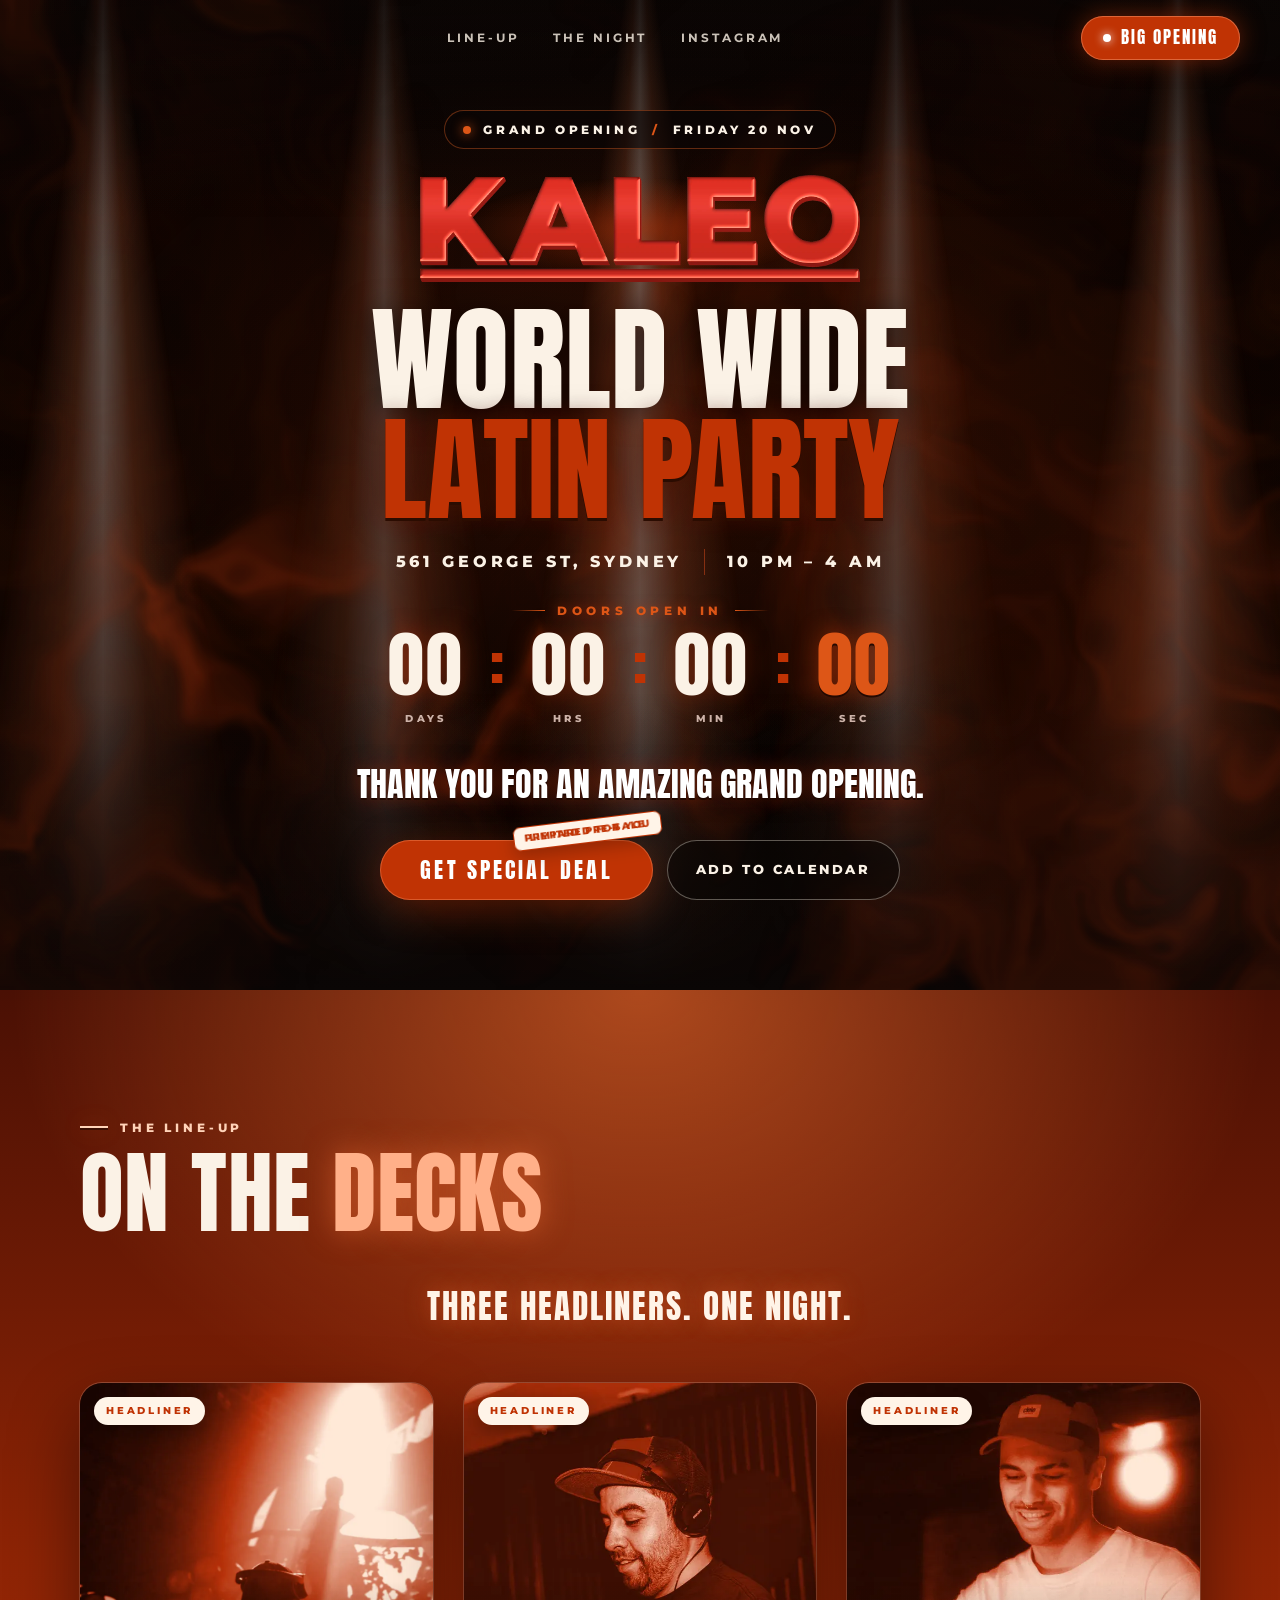
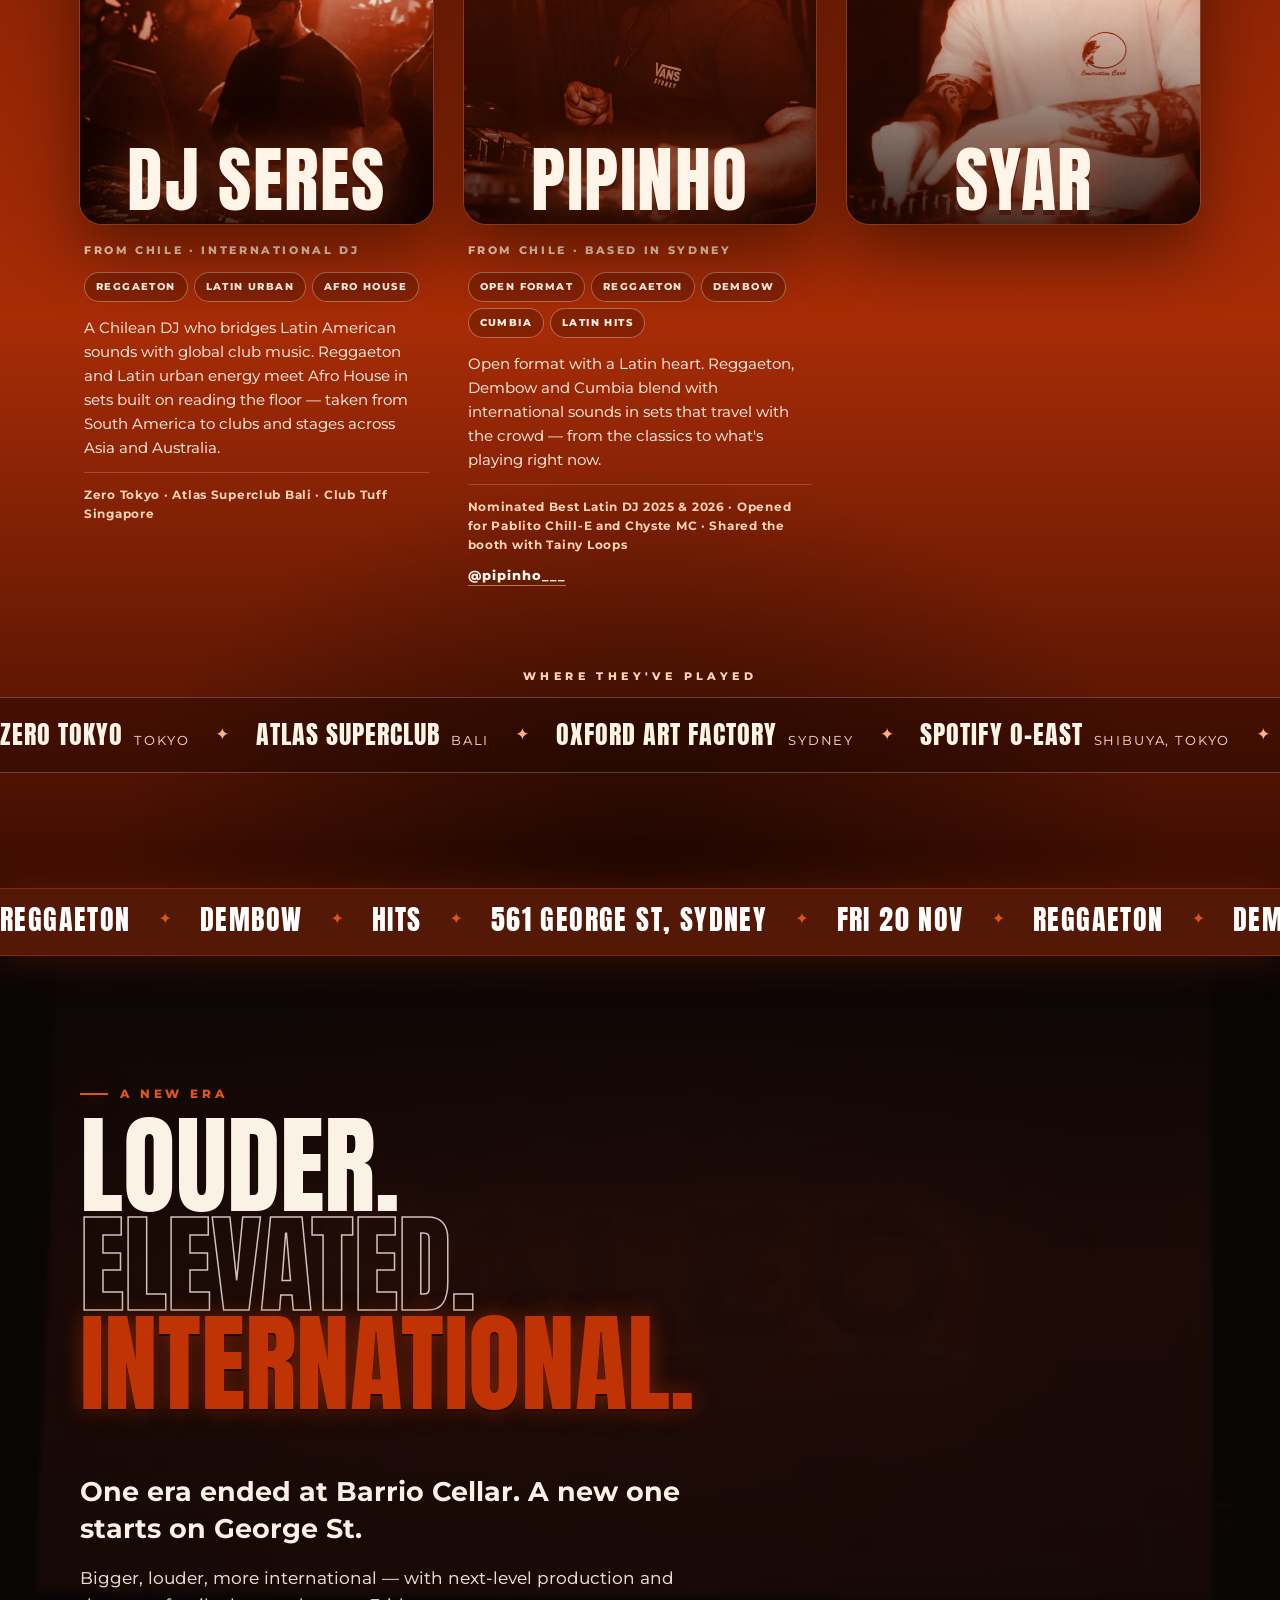
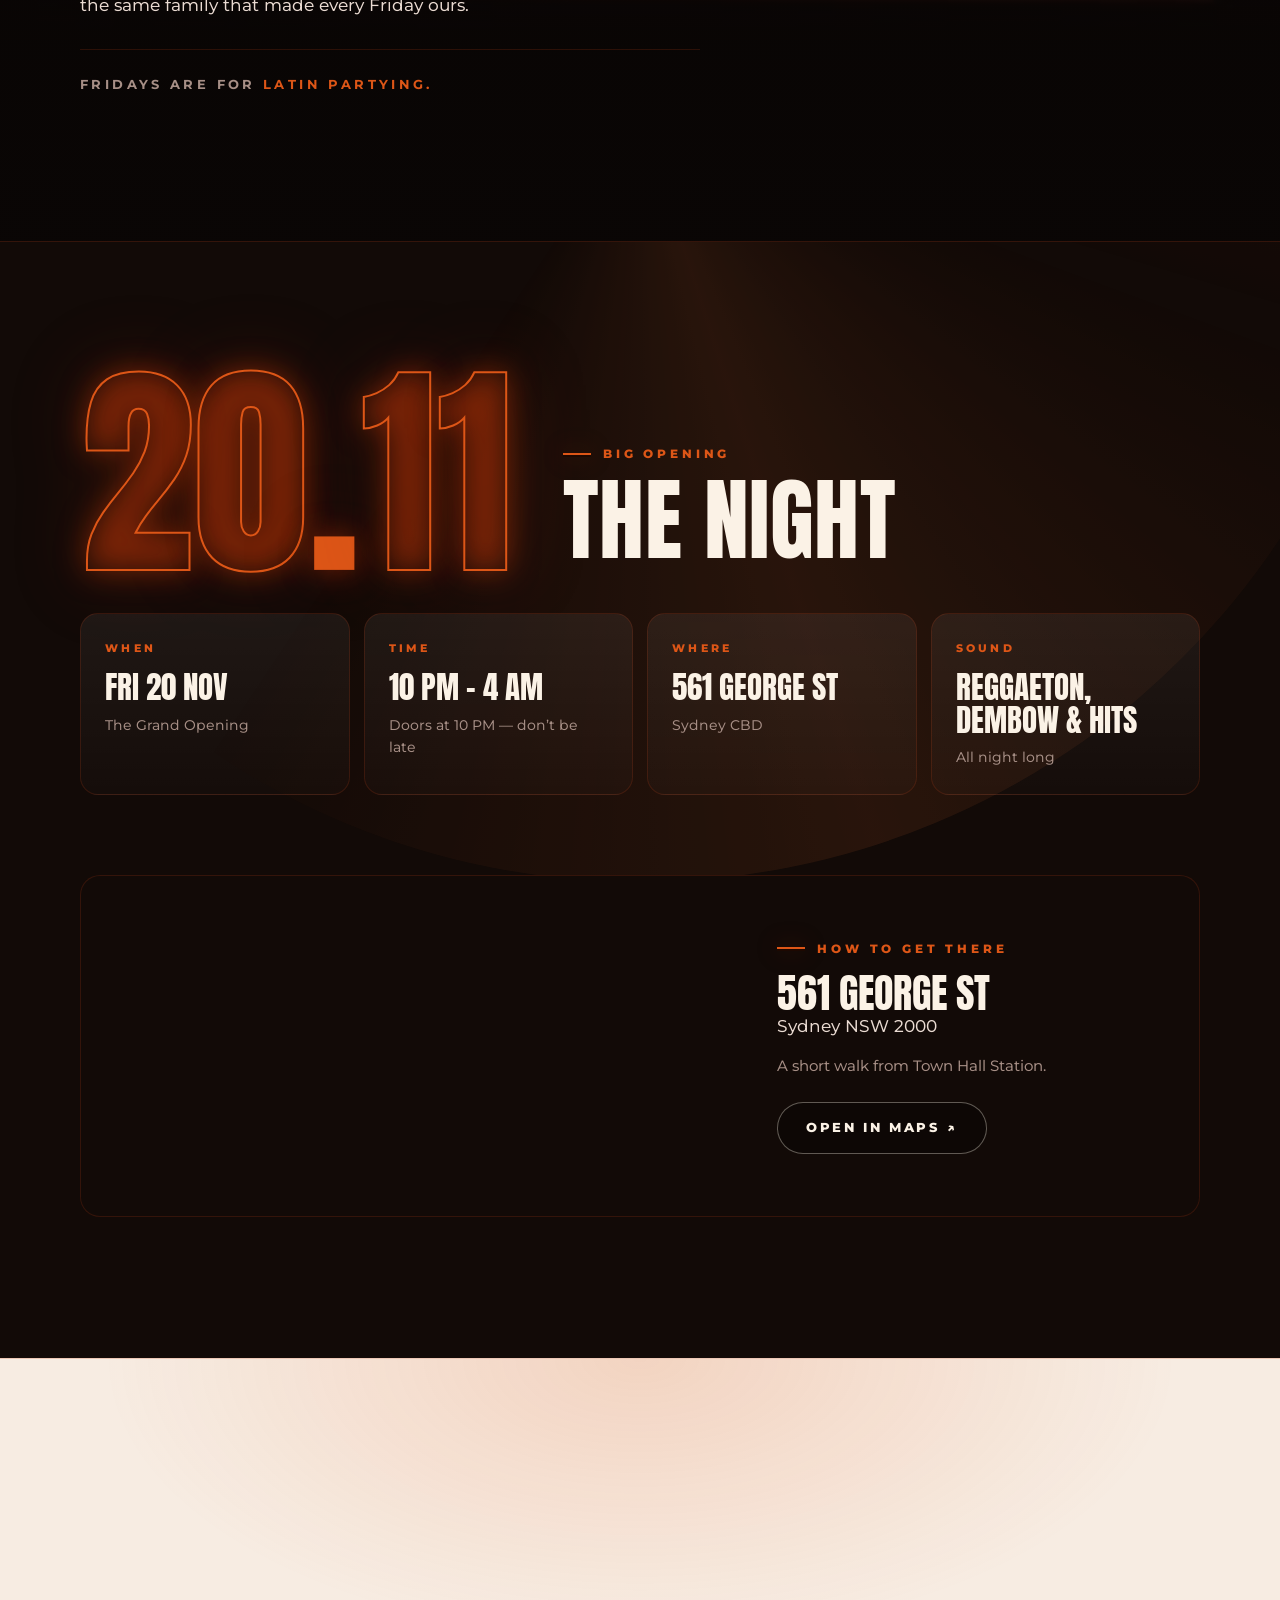
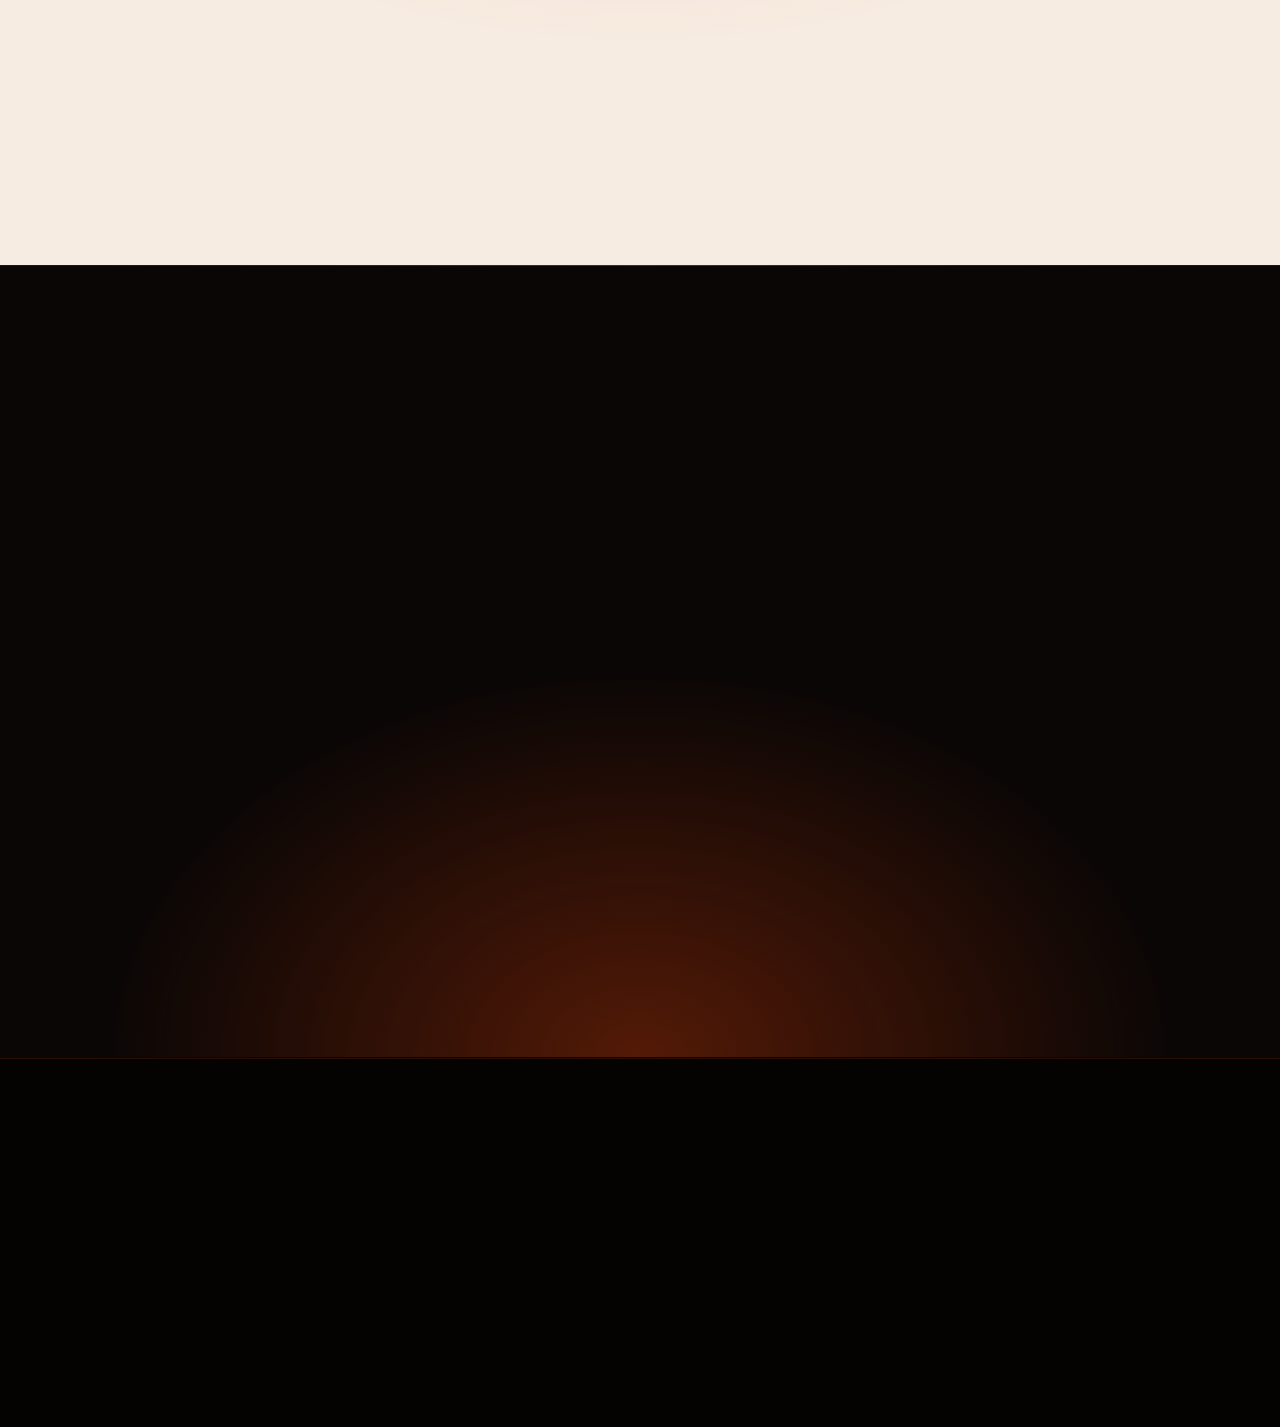
<file: index.html>
<!doctype html>
<html lang="en" class="no-js">
<head>
<meta charset="utf-8">
<meta name="viewport" content="width=device-width, initial-scale=1, viewport-fit=cover">
<title>KALEO Grand Opening · Latin &amp; Reggaeton Party Sydney · Fri 20 Nov</title>
<meta name="description" content="KALEO, Sydney's Friday Latin party, has a new home. Grand Opening Friday 20 November, 10 PM – 4 AM at 561 George St, Sydney. Reggaeton, Dembow &amp; Hits. 18+.">
<link rel="canonical" href="https://kaleoevent.com.au/">
<meta name="theme-color" content="#0A0505" media="(min-width: 641px)">
<meta name="theme-color" content="#F7ECE2" media="(max-width: 640px)">
<meta property="og:type" content="website">
<meta property="og:title" content="KALEO — World Wide Latin Party">
<meta property="og:description" content="Grand Opening · Friday 20 November · 10 PM – 4 AM · 561 George St, Sydney.">
<meta property="og:url" content="https://kaleoevent.com.au/">
<meta property="og:image" content="https://kaleoevent.com.au/assets/img/og-kaleo-opening.jpg?v=6">
<meta property="og:image:width" content="1200">
<meta property="og:image:height" content="630">
<meta name="twitter:card" content="summary_large_image">
<link rel="icon" href="favicon.ico" sizes="any">
<link rel="icon" type="image/png" href="assets/img/favicon-32.png" sizes="32x32">
<link rel="apple-touch-icon" href="assets/img/apple-touch-icon.png">
<link rel="preload" href="assets/fonts/montserrat-vf.woff" as="font" type="font/woff" crossorigin>
<link rel="preload" href="assets/fonts/anton.woff" as="font" type="font/woff" crossorigin>
<link rel="preload" href="assets/img/kaleo-logo-lacquer.webp" as="image">
<link rel="preload" href="assets/img/kaleo-hero-poster.jpg" as="image">
<link rel="stylesheet" href="styles.css?v=20261117a">
<script>(function(d){d.classList.remove("no-js");})(document.documentElement)</script>
<script type="application/ld+json">
{
  "@context": "https://schema.org",
  "@type": "Event",
  "name": "KALEO Grand Opening — World Wide Latin Party",
  "description": "KALEO, Sydney's Friday Latin party, opens its new home at 561 George St, Sydney. Reggaeton, Dembow & Hits. 18+ with valid photo ID.",
  "startDate": "2026-11-20T22:00:00+11:00",
  "endDate": "2026-11-21T04:00:00+11:00",
  "eventStatus": "https://schema.org/EventScheduled",
  "eventAttendanceMode": "https://schema.org/OfflineEventAttendanceMode",
  "image": ["https://kaleoevent.com.au/assets/img/og-kaleo-opening.jpg?v=6"],
  "location": {
    "@type": "Place",
    "name": "KALEO at 561 George St",
    "address": {
      "@type": "PostalAddress",
      "streetAddress": "561 George St",
      "addressLocality": "Sydney",
      "addressRegion": "NSW",
      "postalCode": "2000",
      "addressCountry": "AU"
    }
  },
  "organizer": { "@type": "Organization", "name": "KALEO" }
}
</script>
</head>
<body>
<a class="skip" href="#main">Skip to content</a>

<header class="nav" id="top">
  <a class="nav__logo" href="#top" aria-label="KALEO home">
    <img src="assets/img/kaleo-logo-cream.svg" alt="KALEO" width="124" height="40">
  </a>
  <nav class="nav__links" aria-label="Sections">
    <a href="#lineup">Line-up</a>
    <a href="#night">The Night</a>
    <a href="#hosts">Instagram</a>
  </nav>
  <a class="nav__cta" href="#night"><span class="nav__dot" aria-hidden="true"></span>Big Opening</a>
</header>

<main id="main">

  <!-- HERO -->
  <section class="hero" aria-labelledby="hero-title">
    <div class="hero__bg" aria-hidden="true">
      <video class="hero__video" id="hero-video" autoplay muted loop playsinline preload="auto" poster="assets/img/kaleo-hero-poster.jpg"
        data-wide="assets/video/kaleo-hero-16x9.mp4" data-tall="assets/video/kaleo-hero-9x16-sm.mp4"></video>
      <div class="hero__grade"></div>
      <div class="beams">
        <span class="beam beam--1"></span><span class="beam beam--2"></span>
        <span class="beam beam--3"></span><span class="beam beam--4"></span>
        <span class="beam beam--5"></span>
      </div>
      <div class="lasers"><span></span><span></span><span></span><span></span></div>
      <img class="haze" src="assets/img/haze.webp" alt="" loading="lazy" decoding="async">
      <div class="strobe"></div>
      <div class="hit-flash"></div>
      <div class="hero__vignette"></div>
    </div>

    <div class="hero__content">
      <p class="hero__tag hero-in" style="--d:.15s"><span class="live-dot" aria-hidden="true"></span>Grand Opening <i aria-hidden="true">/</i> Friday 20 Nov</p>

      <div class="hero__logo hero-in" style="--d:.3s">
        <img src="assets/img/kaleo-logo-lacquer.webp" alt="KALEO" width="1400" height="339">
      </div>

      <h1 id="hero-title" class="headline">
        <span class="sr-only">KALEO — World Wide Latin Party</span>
        <span class="headline__line" aria-hidden="true">
          <span class="slam" style="--d:.5s">World</span>
          <span class="slam" style="--d:.78s">Wide</span>
        </span>
        <span class="headline__line headline__line--red" aria-hidden="true">
          <span class="slam" style="--d:1.06s">Latin</span>
          <span class="slam" style="--d:1.34s">Party</span>
        </span>
      </h1>

      <ul class="hero__meta hero-in" style="--d:1.65s">
        <li>561 George St, Sydney</li>
        <li>10 PM – 4 AM</li>
      </ul>

      <p class="sr-only">Opens Friday 20 November at 10 PM.</p>
      <div class="countdown hero-in" style="--d:1.8s" id="countdown" aria-hidden="true">
        <p class="countdown__label">Doors open in</p>
        <div class="countdown__row">
          <div class="countdown__unit"><b data-cd="d"><i>00</i></b><span>Days</span></div>
          <span class="countdown__sep">:</span>
          <div class="countdown__unit"><b data-cd="h"><i>00</i></b><span>Hrs</span></div>
          <span class="countdown__sep">:</span>
          <div class="countdown__unit"><b data-cd="m"><i>00</i></b><span>Min</span></div>
          <span class="countdown__sep">:</span>
          <div class="countdown__unit countdown__unit--sec"><b data-cd="s"><i>00</i></b><span>Sec</span></div>
        </div>
      </div>
      <p class="countdown__live" id="countdown-live" aria-live="polite" hidden>We’re live. Get down here.</p>

      <div class="hero__actions hero-in" style="--d:1.95s">
        <a class="btn btn--red btn--big btn--offer" href="https://events.humanitix.com/kaleo-wolrdwide-latin-party-every-friday-reggaeton-and-latin-hits-town-hall/tickets?dateId=6af3ddf4823547a7dbb0559b&amp;accesscode=WEB" data-ticket data-checkout><span class="offer__stamp" aria-hidden="true"><span>Prepared for you</span><span>Limited pre-sale</span></span><span class="offer__shine" aria-hidden="true"></span>Get Special Deal</a>
        <a class="btn btn--ghost" href="kaleo-grand-opening.ics" download>Add to calendar</a>
      </div>
    </div>
  </section>

  <!-- LINE-UP -->
  <section class="lineup" id="lineup" aria-labelledby="lineup-title">
    <div class="lineup__fire" aria-hidden="true"></div>
    <div class="wrap">
      <div class="section-head reveal">
        <p class="eyebrow">The line-up</p>
        <h2 id="lineup-title" class="h2">On the <em>decks</em></h2>
      </div>

      <p class="lineup__lead reveal">Three headliners. One night.</p>
      <div class="stars">
        <article class="star reveal">
          <figure class="star__photo">
            <img src="assets/img/dj-seres.webp" alt="DJ Seres playing a club set" width="900" height="1200" loading="lazy" decoding="async">
            <figcaption class="star__badge">Headliner</figcaption>
            <h3 class="star__name">DJ Seres</h3>
          </figure>
          <div class="star__info">
            <p class="star__from">From Chile · International DJ</p>
            <ul class="star__genres" aria-label="Genres"><li>Reggaeton</li><li>Latin Urban</li><li>Afro House</li></ul>
            <p class="star__bio">A Chilean DJ who bridges Latin American sounds with global club music. Reggaeton and Latin urban energy meet Afro House in sets built on reading the floor — taken from South America to clubs and stages across Asia and Australia.</p>
            <p class="star__note">Zero Tokyo · Atlas Superclub Bali · Club Tuff Singapore</p>
          </div>
        </article>
        <article class="star reveal">
          <figure class="star__photo">
            <img src="assets/img/dj-pipinho.webp" alt="Pipinho at the decks" width="640" height="800" loading="lazy" decoding="async">
            <figcaption class="star__badge">Headliner</figcaption>
            <h3 class="star__name">Pipinho</h3>
          </figure>
          <div class="star__info">
            <p class="star__from">From Chile · Based in Sydney</p>
            <ul class="star__genres" aria-label="Genres"><li>Open Format</li><li>Reggaeton</li><li>Dembow</li><li>Cumbia</li><li>Latin Hits</li></ul>
            <p class="star__bio">Open format with a Latin heart. Reggaeton, Dembow and Cumbia blend with international sounds in sets that travel with the crowd — from the classics to what's playing right now.</p>
            <p class="star__note">Nominated Best Latin DJ 2025 &amp; 2026 · Opened for Pablito Chill-E and Chyste MC · Shared the booth with Tainy Loops</p>
            <a class="star__ig" href="https://www.instagram.com/pipinho___/" target="_blank" rel="noopener">@pipinho___</a>
          </div>
        </article>
        <article class="star reveal">
          <figure class="star__photo">
            <img src="assets/img/dj-syar.webp" alt="Syar at the decks" width="640" height="800" loading="lazy" decoding="async">
            <figcaption class="star__badge">Headliner</figcaption>
            <h3 class="star__name">Syar</h3>
          </figure>
        </article>
      </div>
    </div>

    <div class="playedat" aria-label="Where our DJs have played">
      <p class="playedat__label">Where they've played</p>
      <div class="playedat__strip"><div class="playedat__track"><span><b>Zero Tokyo</b> Tokyo</span><i>✦</i><span><b>Atlas Superclub</b> Bali</span><i>✦</i><span><b>Oxford Art Factory</b> Sydney</span><i>✦</i><span><b>Spotify O-East</b> Shibuya, Tokyo</span><i>✦</i><span><b>Club Tuff</b> Singapore</span><i>✦</i><span><b>Mary's Underground</b> Sydney</span><i>✦</i><span><b>Atlas Beach Club</b> Bali</span><i>✦</i><span><b>Spectrum Club</b> Singapore</span><i>✦</i><span><b>Ritmo Latino Fest</b> Sydney</span><i>✦</i><span><b>The Iron Fairies</b> Bali</span><i>✦</i><span><b>Bloom Festival</b> Airlie Beach</span><i>✦</i><span><b>Summer Latin Fest</b> Sydney</span><i>✦</i><span><b>Yonaguni Fiesta</b> Worldwide</span><i>✦</i><span><b>Aqua</b> Gold Coast</span><i>✦</i><span><b>Zero Tokyo</b> Tokyo</span><i>✦</i><span><b>Atlas Superclub</b> Bali</span><i>✦</i><span><b>Oxford Art Factory</b> Sydney</span><i>✦</i><span><b>Spotify O-East</b> Shibuya, Tokyo</span><i>✦</i><span><b>Club Tuff</b> Singapore</span><i>✦</i><span><b>Mary's Underground</b> Sydney</span><i>✦</i><span><b>Atlas Beach Club</b> Bali</span><i>✦</i><span><b>Spectrum Club</b> Singapore</span><i>✦</i><span><b>Ritmo Latino Fest</b> Sydney</span><i>✦</i><span><b>The Iron Fairies</b> Bali</span><i>✦</i><span><b>Bloom Festival</b> Airlie Beach</span><i>✦</i><span><b>Summer Latin Fest</b> Sydney</span><i>✦</i><span><b>Yonaguni Fiesta</b> Worldwide</span><i>✦</i><span><b>Aqua</b> Gold Coast</span><i>✦</i></div></div>
    </div>
  </section>

  <!-- TICKER: géneros y ubicación -->
  <div class="ticker" aria-hidden="true">
    <div class="ticker__track">
      <span>Reggaeton</span><i>✦</i><span>Dembow</span><i>✦</i><span>Hits</span><i>✦</i><span>561 George St, Sydney</span><i>✦</i><span>Fri 20 Nov</span><i>✦</i>
      <span>Reggaeton</span><i>✦</i><span>Dembow</span><i>✦</i><span>Hits</span><i>✦</i><span>561 George St, Sydney</span><i>✦</i><span>Fri 20 Nov</span><i>✦</i>
    </div>
  </div>

  <!-- MANIFESTO -->
  <section class="manifesto" id="manifesto">
    <div class="manifesto__bg" aria-hidden="true">
      <video class="manifesto__video" muted loop playsinline preload="none" poster="assets/img/kaleo-manifesto-poster.jpg" data-lazy-src="assets/video/kaleo-manifesto-red.mp4"></video>
    </div>
    <div class="wrap manifesto__after">
      <div class="manifesto__head reveal">
        <p class="eyebrow">A new era</p>
        <h2 class="cine__words">
          <span class="cine__word">Louder.</span>
          <span class="cine__word cine__word--outline">Elevated.</span>
          <span class="cine__word cine__word--red">International.</span>
        </h2>
      </div>
      <div class="manifesto__copy reveal">
        <p class="lead">One era ended at Barrio Cellar. A new one starts on George St.</p>
        <p>Bigger, louder, more international — with next-level production and the same family that made every Friday ours.</p>
        <p class="tagline">Fridays are for <strong>Latin partying.</strong></p>
      </div>
    </div>
  </section>

  <!-- THE NIGHT -->
  <section class="night" id="night" aria-labelledby="night-title">
    <div class="night__glow" aria-hidden="true"></div>
    <div class="wrap">
      <div class="night__head reveal">
        <p class="night__date" aria-hidden="true">20<span>.</span>11</p>
        <div>
          <p class="eyebrow">Big Opening</p>
          <h2 id="night-title" class="h2">The Night</h2>
        </div>
      </div>
      <dl class="facts">
        <div class="fact reveal">
          <dt>When</dt>
          <dd><strong>Fri 20 Nov</strong><span>The Grand Opening</span></dd>
        </div>
        <div class="fact reveal">
          <dt>Time</dt>
          <dd><strong>10 PM – 4 AM</strong><span>Doors at 10 PM — don’t be late</span></dd>
        </div>
        <div class="fact reveal">
          <dt>Where</dt>
          <dd><strong>561 George St</strong><span>Sydney CBD</span></dd>
        </div>
        <div class="fact reveal">
          <dt>Sound</dt>
          <dd><strong>Reggaeton, Dembow &amp; Hits</strong><span>All night long</span></dd>
        </div>
      </dl>

      <div class="getthere reveal">
        <div class="getthere__map">
          <iframe title="Map: 561 George St, Sydney"
            src="https://www.google.com/maps?q=561+George+St,+Sydney+NSW+2000&amp;z=16&amp;hl=en&amp;output=embed"
            loading="lazy" referrerpolicy="no-referrer-when-downgrade"></iframe>
        </div>
        <div class="getthere__info">
          <p class="eyebrow">How to get there</p>
          <address>
            <strong>561 George St</strong>
            Sydney NSW 2000
          </address>
          <p class="getthere__note">A short walk from Town Hall Station.</p>
          <a class="btn btn--ghost" href="https://www.google.com/maps/search/?api=1&amp;query=561+George+St+Sydney+NSW+2000" target="_blank" rel="noopener">Open in Maps <span aria-hidden="true">↗</span></a>
        </div>
      </div>
    </div>
  </section>

  <!-- HOSTS -->
  <section class="hosts" id="hosts" aria-labelledby="hosts-title">
    <div class="wrap">
      <div class="section-head reveal">
        <p class="eyebrow">On Instagram</p>
        <h2 id="hosts-title" class="h2">Follow the <em>party</em></h2>
      </div>
      <ul class="hosts__list">
        <li class="reveal"><a class="host" href="https://www.instagram.com/kaleoevent/" target="_blank" rel="noopener">
          <svg class="host__ig" viewBox="0 0 24 24" aria-hidden="true"><rect x="3" y="3" width="18" height="18" rx="5"/><circle cx="12" cy="12" r="4"/><circle cx="17.5" cy="6.5" r="1"/></svg>
          <span class="host__handle">@kaleoevent</span><span class="host__go" aria-hidden="true">↗</span></a></li>
      </ul>
    </div>
  </section>

  <!-- CLOSER -->
  <section class="closer" aria-labelledby="closer-title">
    <div class="closer__bg" aria-hidden="true">
      <div class="beams beams--closer">
        <span class="beam beam--1"></span><span class="beam beam--3"></span><span class="beam beam--5"></span>
      </div>
      <img class="haze" src="assets/img/haze.webp" alt="" loading="lazy">
    </div>
    <div class="wrap closer__inner reveal">
      <p class="eyebrow closer__when"><span>Friday 20 November</span><span>10 PM – 4 AM</span></p>
      <h2 id="closer-title" class="closer__title">See you <span>downstairs.</span></h2>
      <p class="closer__sub"><span>561 George St, Sydney</span></p>
      <div class="closer__actions">
        <a class="btn btn--red btn--big btn--offer" href="https://events.humanitix.com/kaleo-wolrdwide-latin-party-every-friday-reggaeton-and-latin-hits-town-hall/tickets?dateId=6af3ddf4823547a7dbb0559b&amp;accesscode=WEB" data-ticket data-checkout><span class="offer__stamp" aria-hidden="true"><span>Prepared for you</span><span>Limited pre-sale</span></span><span class="offer__shine" aria-hidden="true"></span>Get Special Deal</a>
        <a class="btn btn--ghost" id="share-wa" href="https://wa.me/?text=KALEO%20Grand%20Opening%20%E2%80%94%20World%20Wide%20Latin%20Party.%20Fri%2020%20Nov%2C%2010%20PM%20%E2%80%93%204%20AM%2C%20561%20George%20St%2C%20Sydney" target="_blank" rel="noopener">Share on WhatsApp</a>
      </div>
    </div>
  </section>
</main>


<!-- Barra fija de entradas: discreta, aparece al pasar el inicio -->
<div class="ticketbar" id="ticketbar">
  <p class="ticketbar__info"><b>Grand Opening</b><span>Fri 20 Nov · 10 PM · 561 George St</span></p>
  <a class="ticketbar__btn" href="https://events.humanitix.com/kaleo-wolrdwide-latin-party-every-friday-reggaeton-and-latin-hits-town-hall/tickets?dateId=6af3ddf4823547a7dbb0559b&amp;accesscode=WEB" data-ticket data-checkout>Special Deal</a>
</div>

<!-- Pago de Humanitix dentro de la web (widget ?w=true) -->
<dialog class="checkout" id="checkout" aria-label="Get tickets">
  <div class="checkout__bar">
    <b>Grand Opening · Fri 20 Nov</b>
    <button class="checkout__close" type="button" aria-label="Close">&times;</button>
  </div>
  <div class="checkout__body"><p class="checkout__loading">Loading tickets…</p></div>
</dialog>

<footer class="footer">
  <div class="wrap footer__inner">
    <img src="assets/img/kaleo-logo-cream.svg" alt="KALEO" width="140" height="45">
    <p class="footer__tag">World Wide Latin Party</p>
    <p class="footer__ig"><a href="https://www.instagram.com/kaleoevent/" target="_blank" rel="noopener">@kaleoevent</a><a href="https://www.instagram.com/beachyparty_sydney/" target="_blank" rel="noopener">@beachyparty_sydney</a><a href="https://www.instagram.com/guamichii/" target="_blank" rel="noopener">@guamichii</a></p>
    <p class="footer__small">Grand Opening Fri 20 Nov · 561 George St, Sydney · 18+</p>
    <p class="footer__small">© 2026 KALEO</p>
  </div>
</footer>

<script src="main.js?v=20261117a" defer></script>
<script src="fx.js?v=20261117a" defer></script>
<script src="tickets.js?v=20261117a" defer></script>
<script src="checkout.js?v=20261117a" defer></script>
</body>
</html>
</file>
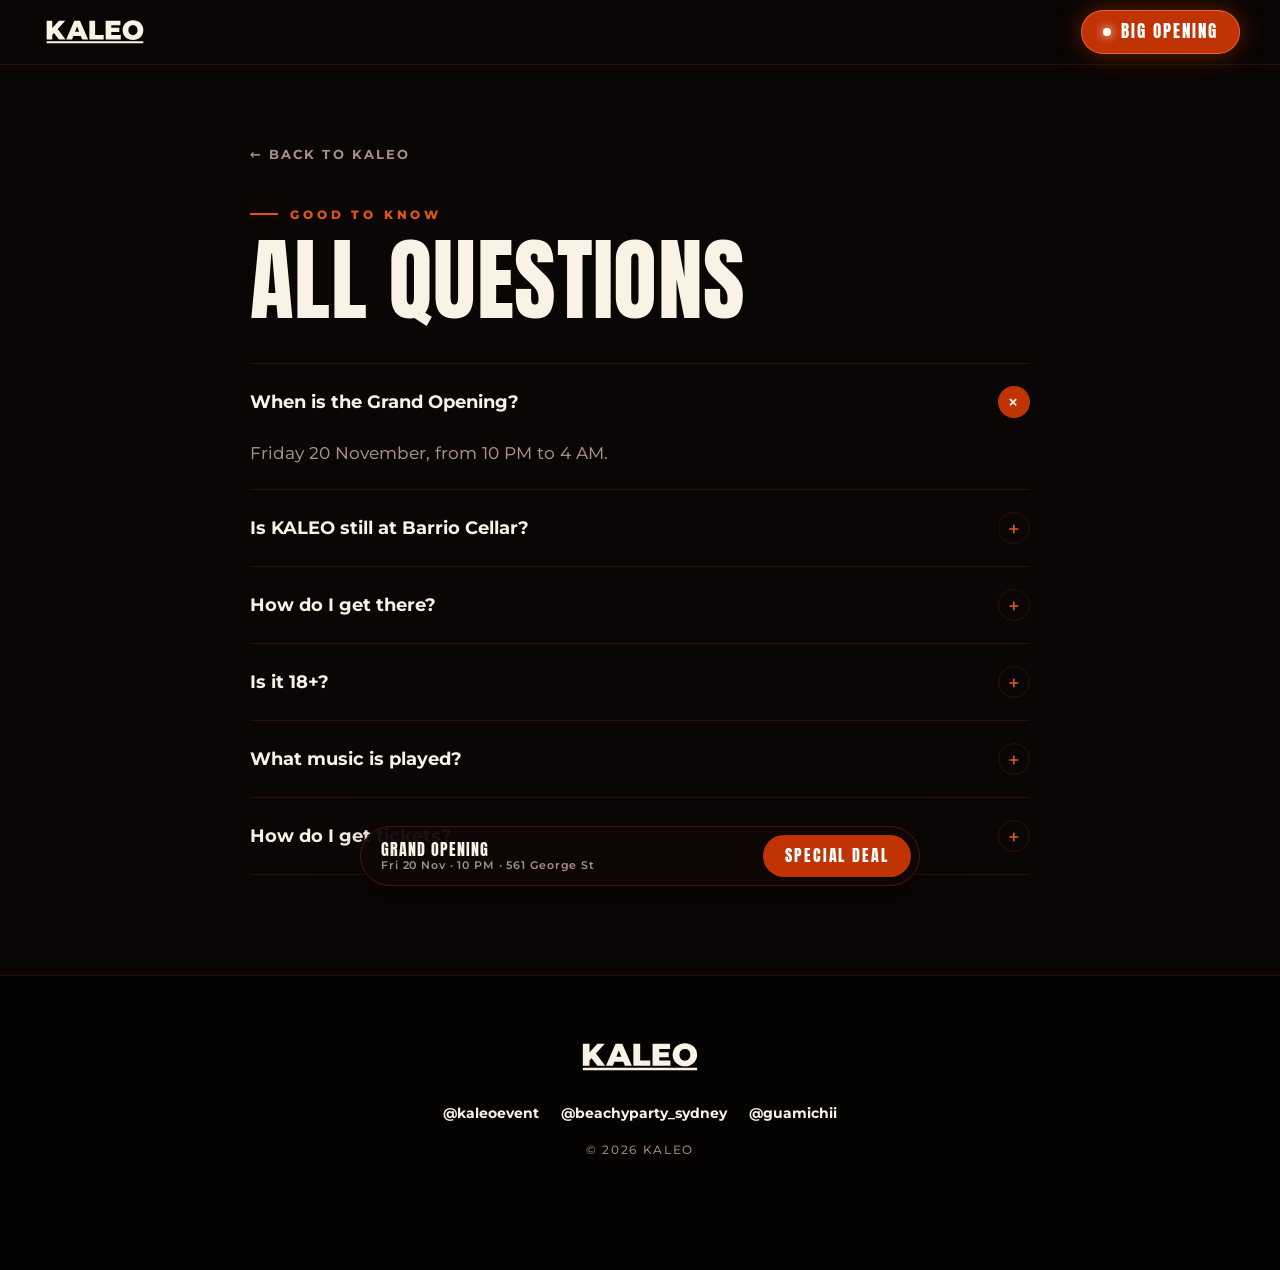
<file: faq.html>
<!doctype html>
<html lang="en">
<head>
<meta charset="utf-8">
<meta name="viewport" content="width=device-width, initial-scale=1, viewport-fit=cover">
<title>FAQ · KALEO Grand Opening</title>
<meta name="description" content="Everything you need to know about the KALEO Grand Opening, Friday 20 November at 561 George St, Sydney.">
<link rel="canonical" href="https://kaleoevent.com.au/faq.html">
<meta name="theme-color" content="#0A0505" media="(min-width: 641px)">
<meta name="theme-color" content="#F7ECE2" media="(max-width: 640px)">
<link rel="icon" href="favicon.ico" sizes="any">
<link rel="stylesheet" href="styles.css?v=20261116b">
</head>
<body class="subpage">
<header class="nav is-solid">
  <a class="nav__logo" href="./" aria-label="KALEO home"><img src="assets/img/kaleo-logo-cream.svg" alt="KALEO" width="124" height="40"></a>
  <a class="nav__cta" href="./#night"><span class="nav__dot" aria-hidden="true"></span>Big Opening</a>
</header>
<main class="faqpage">
  <div class="wrap">
    <a class="faqpage__back" href="./">← Back to KALEO</a>
    <p class="eyebrow">Good to know</p>
    <h1 class="h2">All questions</h1>
    <div class="faq">
      <details open>
        <summary>When is the Grand Opening?</summary>
        <p>Friday 20 November, from 10 PM to 4 AM.</p>
      </details>
      <details>
        <summary>Is KALEO still at Barrio Cellar?</summary>
        <p>No. KALEO’s Barrio Cellar era ended with The Last Dance on 6 November. From Friday 20 November, KALEO’s new home is 561 George St, Sydney.</p>
      </details>
      <details>
        <summary>How do I get there?</summary>
        <p>561 George St, Sydney. It’s a short walk from Town Hall Station.</p>
      </details>
      <details>
        <summary>Is it 18+?</summary>
        <p>Yes. It’s a licensed venue: everyone needs to be 18 or over with valid photo ID.</p>
      </details>
      <details>
        <summary>What music is played?</summary>
        <p>Reggaeton, Dembow and Hits all night.</p>
      </details>
      <details>
        <summary>How do I get tickets?</summary>
        <p>Tap <a href="https://events.humanitix.com/kaleo-wolrdwide-latin-party-every-friday-reggaeton-and-latin-hits-town-hall/tickets?dateId=6af3ddf4823547a7dbb0559b&amp;accesscode=WEB" data-ticket data-checkout>Get Tickets</a> and pay right here on this page. Your tickets arrive by email from Humanitix.</p>
      </details>
    </div>
  </div>
</main>

<!-- Barra fija de entradas: discreta, aparece al pasar el inicio -->
<div class="ticketbar is-visible" id="ticketbar">
  <p class="ticketbar__info"><b>Grand Opening</b><span>Fri 20 Nov · 10 PM · 561 George St</span></p>
  <a class="ticketbar__btn" href="https://events.humanitix.com/kaleo-wolrdwide-latin-party-every-friday-reggaeton-and-latin-hits-town-hall/tickets?dateId=6af3ddf4823547a7dbb0559b&amp;accesscode=WEB" data-ticket data-checkout>Special Deal</a>
</div>

<!-- Pago de Humanitix dentro de la web (widget ?w=true) -->
<dialog class="checkout" id="checkout" aria-label="Get tickets">
  <div class="checkout__bar">
    <b>Grand Opening · Fri 20 Nov</b>
    <button class="checkout__close" type="button" aria-label="Close">&times;</button>
  </div>
  <div class="checkout__body"><p class="checkout__loading">Loading tickets…</p></div>
</dialog>

<footer class="footer">
  <div class="wrap footer__inner">
    <img src="assets/img/kaleo-logo-cream.svg" alt="KALEO" width="140" height="45">
    <p class="footer__ig"><a href="https://www.instagram.com/kaleoevent/" target="_blank" rel="noopener">@kaleoevent</a><a href="https://www.instagram.com/beachyparty_sydney/" target="_blank" rel="noopener">@beachyparty_sydney</a><a href="https://www.instagram.com/guamichii/" target="_blank" rel="noopener">@guamichii</a></p>
    <p class="footer__small">© 2026 KALEO</p>
  </div>
</footer>
<script src="tickets.js?v=20261116c" defer></script>
<script src="checkout.js?v=20261116b" defer></script>
</body>
</html>
</file>
<file: styles.css>
/* KALEO - Grand Opening - estilos (v5, 9 nov 2026: discoteca oscura, video, World Wide Latin Party) */
@font-face {
  font-family: "Anton";
  src: url("assets/fonts/anton.woff") format("woff");
  font-weight: 400;
  font-display: swap;
}
@font-face {
  font-family: "Montserrat";
  src: url("assets/fonts/montserrat-vf.woff") format("woff");
  font-weight: 100 900;
  font-display: swap;
}

:root {
  --black: #0A0605;
  --night: #120A07;
  --night-2: #1A0D09;
  --red: #C03304;
  --red-hot: #DD5617;
  --red-deep: #702006;
  --cream: #FBF2E6;
  --text: #EADBD2;
  --muted: #A78F86;
  --line: rgba(203, 69, 25, .18);
  --wrap: 1200px;
  --gutter: clamp(16px, 4vw, 40px);
  --ease: cubic-bezier(.2, .7, .1, 1);
  --glow: 0 2px 0 rgba(31, 8, 0, .9), 0 0 22px rgba(194, 53, 6, .5);
}

*, *::before, *::after { box-sizing: border-box; }
html { scroll-behavior: smooth; -webkit-text-size-adjust: 100%; background: var(--black); }
body {
  margin: 0;
  background: var(--black);
  color: var(--text);
  font-family: "Montserrat", system-ui, sans-serif;
  font-size: 17px; line-height: 1.6; font-weight: 450;
  -webkit-font-smoothing: antialiased;
  overflow-x: hidden;
}
img, video { display: block; max-width: 100%; }
a { color: inherit; }
::selection { background: var(--red); color: #fff; }
:focus-visible { outline: 2px solid var(--red-hot); outline-offset: 3px; }

.sr-only { position: absolute; width: 1px; height: 1px; padding: 0; margin: -1px; overflow: hidden; clip: rect(0 0 0 0); white-space: nowrap; border: 0; }
.skip { position: fixed; left: 12px; top: -60px; z-index: 100; background: var(--red); color: #fff; padding: 10px 16px; border-radius: 6px; text-decoration: none; font-weight: 700; }
.skip:focus { top: 12px; }
.wrap { width: 100%; max-width: var(--wrap); margin: 0 auto; padding: 0 var(--gutter); }

/* ---------- tipografía común ---------- */
.eyebrow {
  margin: 0 0 14px; font-size: 12px; font-weight: 800; letter-spacing: .32em; text-transform: uppercase;
  color: var(--red-hot); display: flex; align-items: center; gap: 12px;
}
.eyebrow::before { content: ""; width: 28px; height: 2px; background: currentColor; box-shadow: var(--glow); }
.h2 {
  margin: 0; font-family: "Anton", Impact, sans-serif; font-weight: 400; text-transform: uppercase;
  font-size: clamp(44px, 7vw, 96px); line-height: .95; letter-spacing: .005em; color: var(--cream);
}
.h2 em { font-style: normal; color: var(--red); text-shadow: var(--glow); }

/* ---------- botones ---------- */
.btn {
  position: relative; display: inline-flex; align-items: center; justify-content: center; gap: 8px;
  min-height: 52px; padding: 0 28px; border-radius: 999px; text-decoration: none;
  font-size: 13px; font-weight: 800; letter-spacing: .2em; text-transform: uppercase;
  transition: transform .25s var(--ease), box-shadow .25s, background .25s, color .25s, border-color .25s;
}
.btn--big { min-height: 60px; padding: 0 40px; font-family: "Anton", Impact, sans-serif; font-size: 22px; font-weight: 400; letter-spacing: .14em; }
.btn--red { background: var(--red); color: #fff; box-shadow: 0 0 0 1px rgba(255, 149, 100,.4) inset, 0 10px 40px rgba(173, 50, 9, .45); }
.btn--red:hover { background: var(--red-hot); transform: translateY(-2px); box-shadow: 0 0 0 1px rgba(255, 176, 140,.6) inset, 0 14px 60px rgba(194, 55, 8, .7); }
.btn--ghost { border: 1.5px solid rgba(251, 242, 230, .35); color: var(--cream); background: rgba(10, 6, 5, .55); }
.btn--ghost:hover { border-color: var(--red-hot); color: #fff; transform: translateY(-2px); box-shadow: var(--glow); }

/* ---------- navegación ---------- */
.nav {
  position: fixed; inset: 0 0 auto; z-index: 50; display: flex; align-items: center; justify-content: space-between; gap: 20px;
  padding: 16px var(--gutter); transition: background .35s, padding .35s, border-color .35s;
  border-bottom: 1px solid transparent;
}
.nav.is-solid { background: rgba(10, 6, 5, .94); padding-block: 10px; border-color: var(--line); }
.nav__logo img { width: 110px; height: auto; opacity: 0; transition: opacity .35s; }
.nav.is-solid .nav__logo img { opacity: 1; }
.nav__links { display: flex; gap: 34px; }
.nav__links a { text-decoration: none; font-size: 12px; font-weight: 700; letter-spacing: .24em; text-transform: uppercase; color: rgba(251, 242, 230, .8); position: relative; padding: 6px 0; }
.nav__links a::after { content: ""; position: absolute; left: 0; right: 100%; bottom: 0; height: 2px; background: var(--red-hot); box-shadow: var(--glow); transition: right .3s var(--ease); }
.nav__links a:hover { color: #fff; }
.nav__links a:hover::after { right: 0; }
.nav__cta {
  display: inline-flex; align-items: center; gap: 10px; min-height: 44px; padding: 0 22px; border-radius: 999px;
  background: var(--red); color: #fff; text-decoration: none; font-family: "Anton", Impact, sans-serif;
  font-size: 17px; letter-spacing: .12em; text-transform: uppercase; white-space: nowrap;
  box-shadow: 0 0 0 1px rgba(255, 163, 120, .45) inset, 0 0 24px rgba(173, 48, 7, .55);
  position: relative; isolation: isolate; transition: background .25s, transform .25s var(--ease);
}
.nav__cta:hover { background: var(--red-hot); transform: scale(1.04); }
.nav__dot, .live-dot { width: 8px; height: 8px; border-radius: 50%; background: #fff; box-shadow: 0 0 10px #fff; animation: blink 1.2s steps(2, start) infinite; flex: none; }
.nav__cta::after, .btn--big::after { content: ""; position: absolute; inset: 0; z-index: -1; border-radius: inherit; box-shadow: 0 0 34px rgba(173, 48, 7, .85); opacity: 0; animation: glow-pulse 2.4s ease-in-out infinite; will-change: opacity; pointer-events: none; }
.btn--big { isolation: isolate; }
@keyframes blink { to { opacity: .25; } }

/* ================= HERO ================= */
.hero {
  position: relative; min-height: 100svh; display: grid; place-items: center; overflow: hidden; isolation: isolate;
  padding: 110px var(--gutter) 90px; background: var(--black); text-align: center;
}
.hero__bg { position: absolute; inset: 0; z-index: -1; overflow: hidden; }
/* vídeo de fondo: primer plano del venue y luego clips de fiesta */
.hero__video { position: absolute; inset: 0; width: 100%; height: 100%; max-width: none; object-fit: cover; filter: contrast(1.15) saturate(.9) brightness(.7); }
.hero__grade { position: absolute; inset: 0; background: linear-gradient(180deg, rgba(14, 4, 1, .62), rgba(8, 3, 1, .8)); }
.hero__grade::after { content: ""; position: absolute; inset: 0; background: radial-gradient(60% 50% at 50% 42%, rgba(153, 42, 5, .25), transparent 70%); }
.hero__vignette { position: absolute; inset: 0; background: radial-gradient(120% 90% at 50% 40%, transparent 35%, rgba(10, 6, 5, .85) 85%), linear-gradient(180deg, rgba(10, 6, 5,.65) 0%, transparent 22%, transparent 70%, var(--black) 100%); }

/* cabezas móviles: haces de luz desde arriba */
.beams { position: absolute; inset: 0; opacity: .7; }
.beam {
  position: absolute; top: -12%; left: 50%; width: 22vmax; height: 130vh; margin-left: -11vmax;
  transform-origin: 50% 0; opacity: .55;
  background: conic-gradient(from 172deg at 50% 0%, transparent 0deg, rgba(255, 135, 80, .5) 5deg, rgba(255, 220, 200, .85) 8deg, rgba(255, 135, 80, .5) 11deg, transparent 16deg 360deg);
  will-change: transform;
  animation: sweep 9s ease-in-out infinite alternate;
}
.beam--1 { left: 8%; --a: -28deg; --b: 18deg; animation-duration: 7s; }
.beam--2 { left: 30%; --a: 22deg; --b: -24deg; animation-duration: 9s; animation-delay: -3s; opacity: .4; }
.beam--3 { left: 50%; --a: -12deg; --b: 14deg; animation-duration: 6s; animation-delay: -1s; }
.beam--4 { left: 70%; --a: 26deg; --b: -20deg; animation-duration: 8s; animation-delay: -5s; opacity: .4; }
.beam--5 { left: 92%; --a: 30deg; --b: -16deg; animation-duration: 7.5s; animation-delay: -2s; }
@keyframes sweep { from { rotate: var(--a); } to { rotate: var(--b); } }

/* láseres finos que barren la sala */
.lasers { position: absolute; inset: 0; }
.lasers span {
  will-change: transform, opacity;
  position: absolute; left: 50%; top: 18%; width: 140vmax; height: 1.5px; margin-left: -70vmax;
  background: linear-gradient(90deg, transparent, rgba(255, 108, 40, .9) 30%, #ffd9cf 50%, rgba(255, 108, 40, .9) 70%, transparent);
  box-shadow: 0 0 8px rgba(153, 42, 5, .9), 0 0 24px rgba(153, 42, 5, .5);
  opacity: 0; animation: laser 6s ease-in-out infinite;
}
.lasers span:nth-child(2) { top: 30%; animation-delay: 1.5s; --r0: 14deg; --r1: -10deg; }
.lasers span:nth-child(3) { top: 62%; animation-delay: 3s; --r0: -18deg; --r1: 8deg; }
.lasers span:nth-child(4) { top: 76%; animation-delay: 4.5s; --r0: 9deg; --r1: -16deg; }
@keyframes laser {
  0% { opacity: 0; rotate: var(--r0, -12deg); }
  12% { opacity: .9; }
  40% { opacity: .9; }
  55% { opacity: 0; rotate: var(--r1, 12deg); }
  100% { opacity: 0; rotate: var(--r1, 12deg); }
}

/* humo que se mueve despacio */
.haze { position: absolute; inset: auto -20% -10% -20%; width: 140%; max-width: none; height: 75%; object-fit: cover; opacity: .22; animation: haze 28s ease-in-out infinite alternate; pointer-events: none; will-change: transform; }
@keyframes haze { from { transform: translate3d(-6%, 0, 0); } to { transform: translate3d(6%, -4%, 0); } }

/* destello estroboscópico breve cada pocos segundos */
.strobe { position: absolute; inset: 0; background: rgba(255, 235, 225, .5); opacity: 0; animation: strobe 7s linear infinite; will-change: opacity; }
@keyframes strobe { 0%, 88%, 100% { opacity: 0; } 89% { opacity: .55; } 90% { opacity: 0; } 92% { opacity: .4; } 93% { opacity: 0; } }

.hero__content { position: relative; z-index: 2; width: 100%; max-width: 1100px; display: flex; flex-direction: column; align-items: center; }
.hero__tag {
  margin: 0 0 26px; display: inline-flex; align-items: center; gap: 12px; padding: 9px 18px; border-radius: 999px;
  border: 1px solid rgba(203, 87, 33, .45); background: rgba(10, 6, 5, .6);
  font-size: 12px; font-weight: 800; letter-spacing: .3em; text-transform: uppercase; color: var(--cream);
}
.hero__tag i { font-style: normal; color: var(--red-hot); }
.hero__tag .live-dot { background: var(--red-hot); box-shadow: 0 0 12px var(--red-hot); }

.hero__logo { position: relative; width: min(64vw, 440px); }
.hero__logo::before { content: ""; position: absolute; inset: -18% -8%; z-index: -1; background: radial-gradient(50% 50% at 50% 50%, rgba(173, 48, 7, .55), transparent 70%); animation: glow-pulse 4s ease-in-out infinite; will-change: opacity; }
.hero__logo img { width: 100%; height: auto; filter: brightness(1.18) saturate(1.15); }
@keyframes glow-pulse { 0%, 100% { opacity: .55; } 50% { opacity: 1; } }

.headline { margin: 22px 0 0; font-family: "Anton", Impact, sans-serif; font-weight: 400; text-transform: uppercase; line-height: .96; letter-spacing: .01em; }
.headline__line { display: block; font-size: clamp(58px, 9vw, 132px); color: var(--cream); text-shadow: 0 4px 30px rgba(0, 0, 0, .6); }
.headline__line--red { color: var(--red); text-shadow: 0 3px 0 #2B0C01, 0 0 30px rgba(0, 0, 0, .55), 0 0 26px rgba(183, 49, 5, .45); }
.slam { display: inline-block; opacity: 0; transform: scale(2.4); will-change: transform, opacity; animation: slam .36s cubic-bezier(.6, 0, .9, .4) var(--d, 0s) forwards; }
@keyframes slam {
  0% { opacity: 0; transform: scale(2.4); }
  45% { opacity: 1; }
  100% { opacity: 1; transform: scale(1); }
}
.slam.is-done { will-change: auto; }
.no-js .slam { opacity: 1; transform: none; animation: none; }
/* impacto: el contenido tiembla y el fondo da un pulso; solo transform y opacity (GPU) */
.hit-flash { position: absolute; inset: 0; background: radial-gradient(60% 60% at 50% 55%, rgba(255, 108, 40, .45), transparent 70%); opacity: 0; will-change: opacity; }
.hit-flash.is-on { animation: hit-flash .3s ease-out; }
@keyframes hit-flash { 0% { opacity: 1; } 100% { opacity: 0; } }
.hero__content.is-hit { animation: shake .26s cubic-bezier(.36, .07, .19, .97); }
@keyframes shake {
  0% { transform: translate3d(0, 0, 0); } 20% { transform: translate3d(-7px, 5px, 0); } 40% { transform: translate3d(6px, -4px, 0); }
  60% { transform: translate3d(-3px, 2px, 0); } 80% { transform: translate3d(2px, -1px, 0); } 100% { transform: translate3d(0, 0, 0); }
}

.hero__meta { list-style: none; margin: 24px 0 0; padding: 0; display: flex; flex-wrap: wrap; justify-content: center; gap: 10px 0; }
.hero__meta li { font-size: clamp(13px, 1.4vw, 16px); font-weight: 800; letter-spacing: .24em; text-transform: uppercase; color: var(--cream); padding: 0 22px; }
.hero__meta li + li { border-left: 1px solid rgba(203, 69, 25, .55); }

/* contador: marcador de discoteca, dígitos grandes y los segundos en rojo neón */
.countdown { margin-top: 26px; display: flex; flex-direction: column; align-items: center; }
.countdown__label { margin: 0 0 10px; display: flex; align-items: center; gap: 12px; font-size: 12px; text-shadow: 0 0 12px rgba(194, 55, 8, .6); font-weight: 800; letter-spacing: .4em; text-transform: uppercase; color: var(--red-hot); }
.countdown__label::before, .countdown__label::after { content: ""; width: 34px; height: 1px; background: linear-gradient(90deg, transparent, var(--red-hot)); }
.countdown__label::after { transform: scaleX(-1); }
.countdown__row { display: flex; align-items: flex-start; }
.countdown__unit { display: flex; flex-direction: column; align-items: center; min-width: 1.6em; font-size: clamp(54px, 5.6vw, 76px); }
.countdown__unit b {
  display: block; height: 1em; font-family: "Anton", Impact, sans-serif; font-weight: 400; font-size: 1em; line-height: 1;
  color: var(--cream); font-variant-numeric: tabular-nums; letter-spacing: .02em; text-shadow: 0 0 24px rgba(194, 55, 8, .35);
}
.countdown__unit b i { display: block; font-style: normal; }
.countdown__unit b i.is-tick { animation: tick .45s var(--ease); }
@keyframes tick { from { transform: translate3d(0, -70%, 0); opacity: 0; } to { transform: none; opacity: 1; } }
.countdown__unit--sec b { color: var(--red-hot); text-shadow: var(--glow); }
.countdown__unit span { margin-top: 10px; font-size: 10px; font-weight: 800; letter-spacing: .32em; text-transform: uppercase; color: #CDB3A9; }
.countdown__sep { font-family: "Anton", Impact, sans-serif; font-size: clamp(40px, 4.6vw, 64px); line-height: 1.2; color: var(--red); padding: 0 .12em; animation: sep-blink 1s steps(2, start) infinite; }
@keyframes sep-blink { to { opacity: .25; } }
.countdown__live { margin: 30px 0 0; font-family: "Anton", Impact, sans-serif; font-size: 34px; text-transform: uppercase; color: #fff; text-shadow: var(--glow); }
.hero__actions { margin-top: 28px; display: flex; flex-wrap: wrap; gap: 14px; justify-content: center; }

.hero-in { opacity: 0; transform: translate3d(0, 16px, 0); animation: hero-in .9s var(--ease) var(--d, 0s) forwards; }
html:not(.is-ready) .hero-in, html:not(.is-ready) .slam { animation-play-state: paused; }
.hero__video { opacity: 0; transition: opacity .8s ease; }
.hero__video.is-playing { opacity: 1; }
.hero__logo.hero-in { animation: hero-in .9s var(--ease) var(--d, 0s) forwards; }
.no-js .hero-in { opacity: 1; transform: none; animation: none; }
@keyframes hero-in { to { opacity: 1; transform: none; } }

/* ================= TICKER ================= */
.ticker { position: relative; z-index: 3; overflow: hidden; white-space: nowrap; pointer-events: none; padding: 16px 0; background: #541906; border-block: 1px solid rgba(203, 69, 25, .35); box-shadow: 0 0 40px rgba(122, 33, 3, .5); }
.ticker__track { display: inline-flex; align-items: center; gap: 28px; padding-right: 28px; animation: ticker 32s linear infinite; }
.ticker span { font-family: "Anton", Impact, sans-serif; font-size: 28px; line-height: 1; text-transform: uppercase; letter-spacing: .05em; color: #fff; }
.ticker i { font-style: normal; font-size: 16px; color: var(--red-hot); }
@keyframes ticker { to { transform: translateX(-50%); } }

/* ================= MANIFESTO ================= */
.manifesto { position: relative; background: radial-gradient(70% 60% at 85% 50%, rgba(173, 50, 9, .14), transparent 70%), var(--black); }
.manifesto__copy p { margin: 0 0 18px; color: var(--text); }
.manifesto__copy .lead { font-size: clamp(21px, 2.2vw, 27px); line-height: 1.35; font-weight: 700; color: var(--cream); }
.tagline { margin-top: 30px !important; padding-top: 24px; border-top: 1px solid var(--line); font-size: 13px; font-weight: 700; letter-spacing: .26em; text-transform: uppercase; color: var(--muted) !important; }
.tagline strong { color: var(--red-hot); }

.getthere { position: relative; margin-top: clamp(50px, 7vw, 80px); display: grid; grid-template-columns: 1.4fr 1fr; overflow: hidden; border-radius: 20px; border: 1px solid var(--line); background: var(--night); }
.getthere__map { min-height: 340px; }
.getthere__map iframe { width: 100%; height: 100%; min-height: 340px; border: 0; display: block; filter: invert(.9) hue-rotate(180deg) saturate(.6) brightness(.9) contrast(1.1); }
.getthere__info { padding: clamp(28px, 4vw, 44px); display: flex; flex-direction: column; justify-content: center; align-items: flex-start; }
.getthere address { font-style: normal; line-height: 1.5; color: var(--text); }
.getthere address strong { display: block; font-family: "Anton", Impact, sans-serif; font-weight: 400; font-size: 40px; line-height: 1.05; text-transform: uppercase; color: var(--cream); }
.getthere address span { color: var(--red-hot); font-weight: 700; }
.getthere__note { margin: 14px 0 24px; color: var(--muted); font-size: 15px; }

/* ================= THE NIGHT ================= */
.night { position: relative; overflow: hidden; padding: clamp(90px, 11vw, 150px) 0; background: var(--night); border-top: 1px solid var(--line); }
.night__glow { position: absolute; left: 50%; top: 0; width: 120vmax; height: 120vmax; margin-left: -60vmax; margin-top: -70vmax; background: conic-gradient(from 0deg, transparent, rgba(173, 50, 9, .22), transparent 30%, rgba(255, 122, 60, .14), transparent 60%); border-radius: 50%; animation: spin 40s linear infinite; will-change: transform; opacity: .7; }
@keyframes spin { to { rotate: 360deg; } }
.night__head { position: relative; display: flex; align-items: flex-end; gap: clamp(20px, 4vw, 50px); margin-bottom: 50px; }
.night__date { margin: 0; font-family: "Anton", Impact, sans-serif; font-size: clamp(110px, 18vw, 250px); line-height: .78; color: transparent; -webkit-text-stroke: 2px var(--red-hot); text-shadow: 0 0 30px rgba(194, 55, 8, .35); }
.night__date span { color: var(--red-hot); -webkit-text-stroke: 0; }
.facts { position: relative; margin: 0; display: grid; grid-template-columns: repeat(4, 1fr); gap: 14px; }
.fact { padding: 26px 24px; border-radius: 18px; background: linear-gradient(180deg, rgba(255, 255, 255, .06), rgba(255, 255, 255, .015)); border: 1px solid var(--line); transition: border-color .3s, transform .3s var(--ease), box-shadow .3s; }
.fact:hover { border-color: rgba(203, 69, 25, .6); transform: translateY(-4px); box-shadow: 0 20px 60px rgba(173, 50, 9, .25); }
.fact dt { font-size: 11px; font-weight: 800; letter-spacing: .3em; text-transform: uppercase; color: var(--red-hot); }
.fact dd { margin: 14px 0 0; }
.fact strong { display: block; font-family: "Anton", Impact, sans-serif; font-weight: 400; font-size: clamp(26px, 2.4vw, 34px); line-height: 1.05; text-transform: uppercase; color: var(--cream); }
.fact span { display: block; margin-top: 10px; font-size: 14px; color: var(--muted); }

.section-head { margin-bottom: 44px; }
.section-head--split { display: grid; grid-template-columns: 1fr minmax(0, 380px); gap: 30px; align-items: end; }

/* ================= HOSTS ================= */
.hosts { padding: clamp(80px, 10vw, 130px) 0; background: radial-gradient(60% 80% at 50% 0%, rgba(173, 50, 9, .16), transparent 70%), var(--black); border-top: 1px solid var(--line); }
.hosts { text-align: center; }
.hosts .eyebrow { justify-content: center; }
.hosts__list { list-style: none; margin: 0 auto; padding: 0; display: flex; justify-content: center; }
.hosts__list .host { min-width: min(100%, 420px); justify-content: center; padding: 26px 34px; }
.host { display: flex; align-items: center; gap: 14px; padding: 24px 22px; border-radius: 18px; text-decoration: none; background: linear-gradient(180deg, rgba(255, 255, 255, .06), rgba(255, 255, 255, .015)); border: 1px solid var(--line); transition: border-color .3s, transform .3s var(--ease), box-shadow .3s; }
.host:hover { border-color: rgba(203, 69, 25, .7); transform: translateY(-4px); box-shadow: 0 20px 60px rgba(173, 50, 9, .3); }
.host__ig { width: 34px; height: 34px; flex: none; fill: none; stroke: var(--red-hot); stroke-width: 1.8; }
.host__ig circle:last-child { fill: var(--red-hot); stroke: none; }
.host__handle { flex: 1; min-width: 0; overflow-wrap: anywhere; font-size: clamp(16px, 1.6vw, 19px); font-weight: 800; color: var(--cream); }
.host__go { color: var(--red-hot); font-weight: 700; }

.info, .closer, .footer, .hosts { content-visibility: auto; contain-intrinsic-size: auto 700px; }

/* ================= FAQ ================= */
.info { padding: clamp(80px, 10vw, 130px) 0; background: var(--black); border-top: 1px solid var(--line); }
.info__grid { display: grid; grid-template-columns: 1fr 1.6fr; gap: clamp(30px, 6vw, 80px); align-items: start; }
.faq details { border-bottom: 1px solid var(--line); }
.faq details:first-child { border-top: 1px solid var(--line); }
.faq summary { list-style: none; cursor: pointer; display: flex; justify-content: space-between; align-items: center; gap: 20px; padding: 22px 0; font-size: 18px; font-weight: 700; color: var(--cream); transition: color .2s; }
.faq summary::-webkit-details-marker { display: none; }
.faq summary::after { content: "+"; flex: none; width: 32px; height: 32px; display: grid; place-items: center; border-radius: 50%; border: 1px solid var(--line); color: var(--red-hot); font-size: 20px; font-weight: 500; transition: rotate .3s var(--ease), background .3s, color .3s; }
.faq details[open] summary::after { rotate: 45deg; background: var(--red); color: #fff; border-color: var(--red); }
.faq summary:hover { color: #fff; }
.faq details p { margin: 0 0 22px; max-width: 620px; color: var(--muted); }
.faq details p a { color: var(--red-hot); }
.faq__more { display: inline-flex; gap: 8px; margin-top: 26px; font-size: 13px; font-weight: 800; letter-spacing: .22em; text-transform: uppercase; color: var(--red-hot); text-decoration: none; }
.faq__more:hover { color: #fff; }
/* subpágina de preguntas */
.faqpage { padding: 140px 0 100px; min-height: 80vh; }
.faqpage .wrap { max-width: 860px; }
.faqpage .h2 { margin-bottom: 40px; }
.faqpage__back { display: inline-block; margin-bottom: 40px; font-size: 13px; font-weight: 700; letter-spacing: .16em; text-transform: uppercase; color: var(--muted); text-decoration: none; }
.faqpage__back:hover { color: #fff; }
.subpage .nav__logo img { opacity: 1; }

/* ================= CLOSER ================= */
.closer { position: relative; overflow: hidden; isolation: isolate; padding: clamp(110px, 14vw, 190px) 0; text-align: center; background: radial-gradient(60% 70% at 50% 100%, rgba(173, 50, 9, .45), transparent 70%), var(--black); border-top: 1px solid var(--line); }
.closer__bg { position: absolute; inset: 0; z-index: -1; }
.beams--closer .beam { top: auto; bottom: -12%; transform-origin: 50% 100%; height: 120%; background: conic-gradient(from -8deg at 50% 100%, transparent 0deg, rgba(255, 135, 80, .5) 5deg, rgba(255, 220, 200, .8) 8deg, rgba(255, 135, 80, .5) 11deg, transparent 16deg 360deg); }
.beams--closer .beam--1 { left: 20%; }
.beams--closer .beam--5 { left: 80%; }
.closer .haze { bottom: -20%; opacity: .25; }
.closer__when { justify-content: center; gap: 0; }
.closer__when::before { display: none; }
.closer__when span + span::before { content: "·"; margin: 0 12px; }
.closer__title { margin: 10px 0 0; font-family: "Anton", Impact, sans-serif; font-weight: 400; text-transform: uppercase; line-height: .9; font-size: clamp(60px, 11vw, 160px); color: var(--cream); }
.closer__title span { display: block; color: var(--red); text-shadow: var(--glow); }
.closer__sub { margin: 24px 0 0; font-size: 14px; font-weight: 700; letter-spacing: .26em; text-transform: uppercase; color: var(--text); }
.closer__sub span + span::before { content: "·"; margin: 0 12px; color: var(--red-hot); }
.closer__actions { margin-top: 40px; display: flex; flex-wrap: wrap; gap: 14px; justify-content: center; }

/* ================= FOOTER ================= */
.footer { padding: 60px 0 46px; background: #050302; border-top: 1px solid var(--line); text-align: center; }
.footer__inner { display: flex; flex-direction: column; align-items: center; gap: 10px; }
.footer__inner img { width: 130px; height: auto; margin-bottom: 8px; }
.footer__tag { margin: 0; font-family: "Anton", Impact, sans-serif; font-size: 22px; text-transform: uppercase; letter-spacing: .06em; color: var(--red-hot); }
.footer__ig { margin: 6px 0; display: flex; flex-wrap: wrap; justify-content: center; gap: 8px 22px; }
.footer__ig a { color: var(--cream); font-weight: 700; text-decoration: none; font-size: 14px; }
.footer__ig a:hover { color: var(--red-hot); }
.footer__small { margin: 0; font-size: 12px; letter-spacing: .14em; text-transform: uppercase; color: var(--muted); }


/* ================= BARRA DE ENTRADAS (fija) ================= */
.ticketbar {
  position: fixed; left: 50%; bottom: max(14px, env(safe-area-inset-bottom)); z-index: 60;
  display: flex; align-items: center; gap: 18px; width: min(560px, calc(100% - 24px)); padding: 8px 8px 8px 20px;
  border-radius: 999px; background: rgba(14, 7, 5, .95); border: 1px solid rgba(203, 69, 25, .28);
  box-shadow: 0 12px 40px rgba(0, 0, 0, .5);
  transform: translate3d(-50%, 140%, 0); opacity: 0; transition: transform .5s var(--ease), opacity .4s ease; will-change: transform;
}
.ticketbar.is-visible { transform: translate3d(-50%, 0, 0); opacity: 1; }
.ticketbar__info { margin: 0; flex: 1; min-width: 0; display: flex; flex-direction: column; line-height: 1.25; }
.ticketbar__info b { font-family: "Anton", Impact, sans-serif; font-weight: 400; font-size: 16px; letter-spacing: .06em; text-transform: uppercase; color: var(--cream); }
.ticketbar__info span { font-size: 11px; font-weight: 600; letter-spacing: .08em; color: var(--muted); white-space: nowrap; overflow: hidden; text-overflow: ellipsis; }
.ticketbar__btn {
  flex: none; display: inline-flex; align-items: center; min-height: 42px; padding: 0 22px; border-radius: 999px;
  background: var(--red); color: #fff; text-decoration: none; font-family: "Anton", Impact, sans-serif; font-size: 16px; letter-spacing: .12em; text-transform: uppercase;
  transition: background .25s, transform .25s var(--ease);
}
.ticketbar__btn:hover { background: var(--red-hot); transform: scale(1.04); }
.footer { padding-bottom: 110px !important; }
@media (max-width: 640px) {
  .ticketbar { gap: 10px; padding-left: 16px; }
  .ticketbar__info b { font-size: 14px; }
  .ticketbar__info span { font-size: 10px; letter-spacing: .04em; }
  .ticketbar__btn { min-height: 40px; padding: 0 16px; font-size: 15px; }
}


/* ================= INTRO "DROP" (solo la primera vez por sesión) ================= */
.intro { display: none; }
html.has-intro .intro { display: grid; place-items: center; position: fixed; inset: 0; z-index: 200; background: #000; overflow: hidden; }
html.has-intro body { overflow: hidden; }
.intro__logo { position: relative; width: min(70vw, 520px); height: auto; opacity: 0; transform: scale(.55); will-change: transform, opacity; }
.intro__flash { position: absolute; inset: 0; opacity: 0; background: radial-gradient(45% 45% at 50% 50%, rgba(255, 122, 60, .95), rgba(204, 56, 6, .5) 45%, transparent 75%); will-change: opacity, transform; }
.intro__ring { position: absolute; left: 50%; top: 50%; width: 40vmin; height: 40vmin; margin: -20vmin 0 0 -20vmin; border-radius: 50%; border: 2px solid rgba(255, 142, 90, .9); box-shadow: 0 0 40px rgba(194, 55, 8, .8), inset 0 0 40px rgba(194, 55, 8, .6); opacity: 0; will-change: transform, opacity; }
.intro.is-playing .intro__logo { animation: intro-logo 1.15s cubic-bezier(.6, 0, .2, 1) forwards; }
.intro.is-playing .intro__flash { animation: intro-flash 1.15s ease-out forwards; }
.intro.is-playing .intro__ring { animation: intro-ring .9s cubic-bezier(.1, .6, .3, 1) .38s forwards; }
@keyframes intro-logo {
  0% { opacity: 0; transform: scale(.55); }
  30% { opacity: 1; transform: scale(1.08); filter: brightness(1.8); }
  45% { transform: scale(1); filter: brightness(1.15); }
  72% { opacity: 1; transform: scale(1.02); }
  100% { opacity: 0; transform: scale(3.2); }
}
@keyframes intro-flash { 0%, 22% { opacity: 0; transform: scale(.6); } 33% { opacity: 1; transform: scale(1); } 100% { opacity: 0; transform: scale(1.6); } }
@keyframes intro-ring { 0% { opacity: 1; transform: scale(.4); } 100% { opacity: 0; transform: scale(5); } }
.intro.is-out { opacity: 0; transition: opacity .45s ease; pointer-events: none; }

/* ================= HUMO WEBGL ================= */
.smoke { position: absolute; inset: 0; width: 100%; height: 100%; opacity: .85; pointer-events: none; }
.has-smoke > .haze { display: none; }

/* ================= SCROLL DE CINE (manifiesto) ================= */
.manifesto { padding: clamp(80px, 10vw, 140px) 0; }
.cine__words { margin: 0; font-family: "Anton", Impact, sans-serif; font-weight: 400; text-transform: uppercase; line-height: .92; font-size: clamp(54px, 8.4vw, 124px); }
.cine__word { display: block; color: var(--cream); }
.cine__word--outline { color: transparent; -webkit-text-stroke: 1.5px rgba(251, 242, 230, .8); }
.cine__word--red { color: var(--red); text-shadow: var(--glow); }
.cine__stage { padding: clamp(90px, 12vw, 160px) var(--gutter) 40px; max-width: var(--wrap); margin: 0 auto; }
.cine__glow, .cine__flash { display: none; }
.manifesto__after .manifesto__copy { max-width: 620px; }
.manifesto__head { margin-bottom: clamp(36px, 5vw, 60px); }
/* versión animada (la activa fx.js) */
.cine.is-on { height: 320vh; position: relative; }
.cine.is-on .cine__stage { position: sticky; top: 0; height: 100vh; height: 100svh; max-width: none; padding: 0; overflow: hidden; }
.cine.is-on .cine__eyebrow { position: absolute; left: 50%; top: 18%; transform: translateX(-50%); z-index: 2; }
.cine.is-on .cine__words { font-size: clamp(64px, 13vw, 210px); }
.cine.is-on .cine__word { position: absolute; left: 50%; top: 50%; white-space: nowrap; opacity: 0; transform: translate3d(-50%, -50%, 0) scale(.25); will-change: transform, opacity; }
.cine.is-on .cine__glow { display: block; position: absolute; inset: -10%; background: radial-gradient(45% 40% at 50% 50%, rgba(173, 50, 9, .45), transparent 70%); opacity: .35; will-change: opacity; }
.cine.is-on .cine__flash { display: block; position: absolute; inset: 0; background: radial-gradient(60% 60% at 50% 50%, rgba(255, 115, 50, .9), rgba(122, 33, 3, .4) 60%, transparent 85%); opacity: 0; pointer-events: none; will-change: opacity; }
@media (max-width: 640px) { .cine.is-on { height: 280vh; } .cine.is-on .cine__words { font-size: 19vw; } }

/* ================= NEÓN 20.11 ================= */
.night__date { -webkit-text-stroke-color: #4B1F11; text-shadow: none; transition: none; }
.night__date span { color: #4B1F11; }
.night__date.is-lit { animation: neon-on 1.3s linear forwards; }
.night__date.is-lit span { animation: neon-dot 1.3s linear forwards; }
@keyframes neon-on {
  0%, 12%, 20%, 34%, 44% { -webkit-text-stroke-color: #4B1F11; text-shadow: none; }
  10%, 18%, 30%, 40%, 100% { -webkit-text-stroke-color: var(--red-hot); text-shadow: 0 0 30px rgba(194, 55, 8, .55), 0 0 80px rgba(153, 42, 5, .3); }
}
@keyframes neon-dot { 0%, 44% { color: #4B1F11; } 46%, 100% { color: var(--red-hot); } }

/* ---------- aparición al hacer scroll ---------- */
.reveal { opacity: 0; transform: translateY(24px); transition: opacity .9s var(--ease), transform .9s var(--ease); }
.reveal.is-in { opacity: 1; transform: none; }
.no-js .reveal { opacity: 1; transform: none; }

/* ---------- tablet ---------- */
@media (max-width: 1000px) {
  .nav__links { display: none; }
  .nav__logo img { opacity: 1; }
  .facts { grid-template-columns: repeat(2, 1fr); }
  .info__grid, .getthere { grid-template-columns: 1fr; }
  .section-head--split { grid-template-columns: 1fr; }
}

/* ---------- móvil ---------- */
@media (max-width: 640px) {
  body { font-size: 16px; }
  .nav { padding: 12px 16px; }
  .nav__logo img { width: 92px; }
  .nav__cta { min-height: 40px; padding: 0 16px; font-size: 15px; }
  .hero { padding: 96px 16px 110px; }
  .hero__tag { font-size: 10px; letter-spacing: .22em; padding: 8px 14px; margin-bottom: 22px; }
  .hero__logo { width: 82vw; }
  .headline__line { font-size: 16.5vw; }
  .hero__meta { flex-direction: column; gap: 8px; margin-top: 24px; }
  .hero__meta li + li { border-left: 0; }
  .hero__meta li { font-size: 12px; }
  .countdown { margin-top: 26px; }
  .countdown__unit { font-size: 15vw; min-width: 1.5em; }
  .countdown__sep { font-size: 10vw; padding: 0 .04em; }
  .countdown__unit span { font-size: 9px; letter-spacing: .22em; }
  .countdown { gap: 8px; margin-top: 26px; }
  .countdown__unit { min-width: 0; flex: 1; padding: 10px 6px 8px; }
  .countdown__unit b { font-size: 34px; }
  .countdown__unit span { font-size: 9px; letter-spacing: .18em; }
  .hero__actions { flex-direction: column; width: 100%; }
  .hero__actions .btn { width: 100%; }
  .beam { width: 40vmax; margin-left: -20vmax; opacity: .3; }
  .beam--2, .beam--4 { display: none; }
  .lasers span:nth-child(n+3) { display: none; }
  .scroll-cue { display: none; }
  .ticker span { font-size: 22px; }
  .ticker { padding: 12px 0; }
  .night__head { flex-direction: column; align-items: flex-start; gap: 10px; }
  .facts { grid-template-columns: 1fr 1fr; gap: 10px; }
  .fact { padding: 20px 16px; }
  .fact strong { font-size: 22px; }
  .fact span { font-size: 13px; }
  .faq summary { font-size: 16px; }
  .closer__when, .closer__sub { flex-direction: column; display: flex; align-items: center; gap: 4px; }
  .closer__when span + span::before, .closer__sub span + span::before { display: none; }
  .closer__actions { flex-direction: column; }
  .closer__actions .btn { width: 100%; }
}

/* ---------- movimiento reducido ---------- */
@media (prefers-reduced-motion: reduce) {
  *, *::before, *::after { animation-duration: .001ms !important; animation-iteration-count: 1 !important; transition-duration: .001ms !important; }
  .slam { opacity: 1; transform: none; }
  .night__date { -webkit-text-stroke-color: var(--red-hot); }
  .night__date span { color: var(--red-hot); }
  .hero__video { opacity: 1; }
  .hero-in, .reveal { opacity: 1; transform: none; }
  html { scroll-behavior: auto; }
}


/* ================= PAGO (Humanitix dentro de la web) ================= */
.checkout {
  width: min(560px, 100%); height: min(860px, 100%); max-width: 100%; max-height: 100%;
  margin: auto; padding: 0; border: 1px solid rgba(203, 69, 25, .35); border-radius: 18px;
  background: #fff; color: #111; overflow: hidden; display: none; flex-direction: column;
  box-shadow: 0 30px 90px rgba(0, 0, 0, .7);
}
.checkout[open] { display: flex; animation: checkoutIn .35s var(--ease); }
.checkout::backdrop { background: rgba(5, 3, 2, .88); }
.checkout__bar {
  flex: none; display: flex; align-items: center; justify-content: space-between; gap: 12px;
  padding: 10px 10px 10px 20px; background: var(--black); color: var(--cream);
}
.checkout__bar b { font-family: "Anton", Impact, sans-serif; font-weight: 400; font-size: 16px; letter-spacing: .08em; text-transform: uppercase; }
.checkout__close {
  width: 44px; height: 44px; border: 0; border-radius: 50%; background: rgba(255, 255, 255, .08);
  color: var(--cream); font-size: 28px; line-height: 1; cursor: pointer;
}
.checkout__close:hover { background: var(--red); }
.checkout__body { position: relative; flex: 1; min-height: 0; }
.checkout__body iframe { position: absolute; inset: 0; width: 100%; height: 100%; border: 0; background: #fff; }
.checkout__loading { position: absolute; inset: 0; margin: 0; display: grid; place-items: center; font-weight: 600; color: #555; }
.checkout.is-loaded .checkout__loading { display: none; }
html.checkout-open { overflow: hidden; }
@keyframes checkoutIn { from { opacity: 0; transform: translateY(24px); } to { opacity: 1; transform: none; } }
@media (max-width: 640px) {
  .checkout { width: 100%; height: 100%; border-radius: 0; border: 0; }
  .checkout__bar { padding-top: max(10px, env(safe-area-inset-top)); }
}
@media (prefers-reduced-motion: reduce) { .checkout[open] { animation: none; } }

/* ================= OFERTA EN EL CTA (13 nov): sello "Prepared for you / Free pre-sale" + brillo ================= */
.btn--offer { overflow: visible; }
.offer__shine { position: absolute; inset: 0; border-radius: inherit; overflow: hidden; pointer-events: none; }
.offer__shine::before {
  content: ""; position: absolute; top: -20%; bottom: -20%; left: 0; width: 40%;
  background: linear-gradient(100deg, transparent, rgba(255, 236, 214, .55), transparent);
  transform: translate3d(-160%, 0, 0) skewX(-18deg); animation: offer-shine 3.2s ease-in-out infinite; will-change: transform;
}
@keyframes offer-shine { 0%, 55% { transform: translate3d(-160%, 0, 0) skewX(-18deg); } 85%, 100% { transform: translate3d(330%, 0, 0) skewX(-18deg); } }
.offer__stamp {
  position: absolute; top: -21px; right: -10px; z-index: 2; display: grid; padding: 5px 10px; border-radius: 7px;
  background: #FFF4E8; color: var(--red); border: 1.5px solid var(--red);
  font-family: "Montserrat", system-ui, sans-serif; font-size: 10px; font-weight: 800; letter-spacing: .12em; line-height: 1.2; white-space: nowrap;
  transform: rotate(-7deg); box-shadow: 0 6px 18px rgba(0, 0, 0, .25); animation: stamp-pop 3.2s var(--ease) infinite; will-change: transform;
}
.offer__stamp span { grid-area: 1 / 1; text-align: center; animation: stamp-swap 6.4s steps(1) infinite; }
.offer__stamp span + span { animation-delay: -3.2s; }
@keyframes stamp-swap { 0% { opacity: 1; } 50% { opacity: 0; } }
@keyframes stamp-pop { 0%, 78%, 100% { transform: rotate(-7deg) scale(1); } 84% { transform: rotate(-11deg) scale(1.14); } 90% { transform: rotate(-5deg) scale(.98); } }
@media (prefers-reduced-motion: reduce) {
  .offer__shine::before, .offer__stamp { animation: none; }
  .offer__stamp span { animation: none; } .offer__stamp span + span { display: none; }
}

/* ================= MÓVIL EN CREMA (13 nov): fondo crema tipo Humanitix y humo naranja bien visible ================= */
@media (max-width: 640px) {
  :root {
    --black: #F7ECE2; --night: #F2E2D5; --cream: #1E0F0A; --text: #4A3730; --muted: #7D655B;
    --line: rgba(192, 51, 4, .2); --glow: 0 0 18px rgba(221, 86, 23, .35);
  }
  html, body { background: var(--black); }
  .intro { background: #F7ECE2 !important; }

  /* navegación clara con logo rojo */
  .nav.is-solid { background: rgba(247, 236, 226, .96); box-shadow: 0 4px 20px rgba(120, 50, 20, .1); }
  .nav__logo img, .footer__inner img { content: url("assets/img/kaleo-logo-red.svg"); }

  /* inicio: crema con degradado melocotón, pinceladas y humo; sin vídeo ni luces de discoteca */
  .hero { background: linear-gradient(180deg, #EFCDBE 0%, #F7ECE2 55%, #F7ECE2 100%); }
  .hero__grade, .hero__vignette, .beams, .strobe, .haze, .hit-flash { display: none !important; }
  /* vídeo del local como capa transparente sobre el crema (13 nov) */
  .hero__video { filter: none; }
  .hero__content.is-hit { animation: none; }
  .hero__logo::before { animation: none; opacity: .6; }
  .hero__video.is-playing { opacity: .3; }
  /* láseres en naranja intenso para que se vean sobre fondo claro */
  .lasers { z-index: 3; }
  .lasers span { height: 3px; background: linear-gradient(90deg, transparent, rgba(192, 51, 4, .85) 25%, #FF6A1F 50%, rgba(192, 51, 4, .85) 75%, transparent); box-shadow: none; }
  .lasers span:nth-child(3) { display: block; }
  .hero__bg::before, .hero__bg::after {
    content: ""; position: absolute; z-index: 1; width: 62vw; height: 82vw; background: url("assets/img/brush-1-sm.webp") center / contain no-repeat;
    filter: hue-rotate(14deg) saturate(1.15); opacity: .9; pointer-events: none;
  }
  .hero__bg::before { left: -24vw; top: 6%; transform: rotate(-20deg); }
  .hero__bg::after { right: -26vw; bottom: 10%; transform: rotate(160deg); background-image: url("assets/img/brush-2-sm.webp"); }
  .smoke { opacity: 1; z-index: 2; }
  .hero__tag { background: rgba(255, 255, 255, .7); border-color: rgba(192, 51, 4, .35); color: var(--cream); }
  .headline__line { color: #1E0F0A; text-shadow: none; }
  .headline__line--red { color: var(--red); text-shadow: 0 2px 0 rgba(120, 30, 0, .25); }
  .hero__meta li { color: #1E0F0A; }
  .countdown__label { text-shadow: none; }
  .countdown__unit b { color: #1E0F0A; text-shadow: none; }
  .countdown__unit--sec b { color: var(--red); text-shadow: none; }
  .countdown__unit span { color: #8A6A5E; }
  .countdown__live { color: #1E0F0A; text-shadow: none; }

  /* CTA más compacto: botón principal y "Add to calendar" como enlace pequeño */
  .hero__actions { margin-top: 22px; gap: 4px; }
  .hero__actions .btn--ghost, .closer__actions .btn--ghost {
    min-height: 40px; padding: 0 12px; border: 0; background: none; color: var(--muted);
    font-size: 11px; letter-spacing: .18em; text-decoration: underline; text-underline-offset: 4px; box-shadow: none;
  }
  .btn--red { box-shadow: 0 10px 30px rgba(192, 51, 4, .3); }
  .btn--ghost { color: var(--cream); border-color: rgba(30, 15, 10, .3); background: transparent; }

  /* secciones */
  .ticker { background: var(--red); box-shadow: none; border-color: transparent; }
  .fact, .host { background: rgba(255, 255, 255, .65); box-shadow: 0 6px 24px rgba(120, 50, 20, .07); }
  .cine__word--outline { -webkit-text-stroke-color: rgba(30, 15, 10, .75); }
  .night__date { -webkit-text-stroke-color: #E3C3B2; }
  .night__date span { color: #E3C3B2; }
  .night.is-lit, .night__date.is-lit { text-shadow: none; }
  .closer { background: radial-gradient(70% 60% at 50% 100%, rgba(221, 86, 23, .22), transparent 70%), var(--black); }
  .closer .beams, .closer .haze { display: none !important; }
  .getthere__map iframe { filter: none; }
  .footer { background: #EFDFD2; }
  .faq summary:hover, .faq__more:hover, .faqpage__back:hover { color: var(--red); }
  .ticketbar { background: rgba(255, 250, 245, .97); border-color: rgba(192, 51, 4, .25); box-shadow: 0 10px 30px rgba(120, 50, 20, .18); }
  .checkout::backdrop { background: rgba(60, 25, 10, .55); }
  .checkout__bar { background: #1E0F0A; color: #FBF2E6; }
  .checkout__close { color: #FBF2E6; }
  .offer__stamp { right: 10px; top: -22px; }

  /* THE NIGHT se queda en negro (13 nov) */
  .night {
    --black: #0A0605; --night: #120A07; --cream: #FBF2E6; --text: #EADBD2; --muted: #A78F86;
    --line: rgba(203, 69, 25, .18); --glow: 0 2px 0 rgba(31, 8, 0, .9), 0 0 22px rgba(194, 53, 6, .5);
    background: var(--night); color: var(--text);
  }
  .night .fact { background: linear-gradient(180deg, rgba(255, 255, 255, .06), rgba(255, 255, 255, .015)); box-shadow: none; }
  .night .night__date { -webkit-text-stroke-color: #4B1F11; }
  .night .night__date span { color: #4B1F11; }
  .night .getthere__map iframe { filter: invert(.9) hue-rotate(180deg) saturate(.6) brightness(.9) contrast(1.1); }
  .night .btn--ghost { color: var(--cream); border-color: rgba(251, 242, 230, .35); background: rgba(10, 6, 5, .55); }
}


/* ================= RITMO DE FONDOS (13 nov): vídeo · oscuro · crema ================= */
/* Manifiesto: vídeo del local teñido de rojo, con velo oscuro para leer bien */
.manifesto { position: relative; isolation: isolate; overflow: hidden; background: #0A0605; }
.manifesto__bg { position: absolute; inset: 0; z-index: -1; }
.manifesto__video { position: absolute; inset: 0; width: 100%; height: 100%; object-fit: cover; opacity: .2; transition: opacity 1s ease; }
.manifesto__video.is-playing { opacity: .75; }
.manifesto__bg::after { content: ""; position: absolute; inset: 0; background: linear-gradient(180deg, rgba(10, 6, 5, .9) 0%, rgba(10, 6, 5, .45) 35%, rgba(10, 6, 5, .55) 70%, rgba(10, 6, 5, .92) 100%); }

/* Ordenador: "Follow the party" en crema entre la noche negra y el cierre oscuro */
@media (min-width: 641px) {
  .hosts {
    --cream: #1E0F0A; --text: #4A3730; --muted: #7D655B; --line: rgba(192, 51, 4, .2);
    background: radial-gradient(60% 80% at 50% 0%, rgba(221, 86, 23, .16), transparent 70%), #F7ECE2; color: var(--text);
  }
  .hosts .host { background: rgba(255, 255, 255, .7); box-shadow: 0 8px 30px rgba(120, 50, 20, .1); }
}

/* Móvil: manifiesto (vídeo) y cierre en oscuro, alternando con el crema */
@media (max-width: 640px) {
  .manifesto, .closer {
    --black: #0A0605; --night: #120A07; --cream: #FBF2E6; --text: #EADBD2; --muted: #A78F86;
    --line: rgba(203, 69, 25, .18); --glow: 0 2px 0 rgba(31, 8, 0, .9), 0 0 22px rgba(194, 53, 6, .5);
    color: var(--text);
  }
  .manifesto .cine__word--outline { -webkit-text-stroke-color: rgba(251, 242, 230, .8); }
  .closer { background: radial-gradient(60% 70% at 50% 100%, rgba(173, 50, 9, .45), transparent 70%), #0A0605; }
  .closer .beams { display: block !important; }
  .closer .btn--ghost { color: var(--muted); }
}

/* ================= LINE-UP (16 nov): fondo rojo fuego, cabeza de cartel épica ================= */
.lineup {
  --black: #0A0605; --night: #120A07; --cream: #FBF2E6; --text: #F6E3D8; --muted: #F0C4AE;
  --line: rgba(255, 220, 200, .22); --glow: 0 2px 0 rgba(31, 8, 0, .6), 0 0 22px rgba(255, 120, 60, .45);
  position: relative; isolation: isolate; overflow: hidden; padding: clamp(80px, 10vw, 130px) 0 clamp(70px, 9vw, 120px);
  background: linear-gradient(180deg, #4A1004 0%, #8E2405 38%, #A82C06 62%, #3A0C02 100%); color: var(--text);
}
.lineup__fire { position: absolute; inset: 0; z-index: -1; pointer-events: none;
  background: radial-gradient(70% 45% at 50% 0%, rgba(255, 120, 50, .55), transparent 70%), radial-gradient(60% 40% at 50% 100%, rgba(0, 0, 0, .55), transparent 70%); }
.lineup .eyebrow { color: #FFD3B8; }
.lineup .h2 em { color: #FFB089; text-shadow: 0 0 30px rgba(255, 120, 60, .5); }

/* tres estelares (17 nov): mismas tarjetas, mismo peso */
.lineup__lead { margin: 14px 0 0; text-align: center; font-family: "Anton", Impact, sans-serif; font-size: clamp(22px, 2.6vw, 34px); letter-spacing: .06em; text-transform: uppercase; color: #FFF4E8; text-shadow: 0 0 24px rgba(255, 120, 60, .45); }
.stars { display: grid; grid-template-columns: repeat(3, minmax(0, 1fr)); gap: clamp(18px, 2.4vw, 32px); align-items: start; margin-top: clamp(30px, 4vw, 50px); }
.star { min-width: 0; }
.star:nth-child(2) { transition-delay: .12s; }
.star:nth-child(3) { transition-delay: .24s; }
.star__photo { position: relative; margin: 0; border-radius: 22px; overflow: hidden; aspect-ratio: 4 / 5; box-shadow: 0 30px 70px rgba(0, 0, 0, .45), 0 0 0 1px rgba(255, 210, 190, .25); }
.star__photo img { width: 100%; height: 100%; object-fit: cover; display: block; transform: scale(1.14); transition: transform 7s cubic-bezier(.2, .7, .1, 1); will-change: transform; }
.star.is-in .star__photo img { transform: scale(1); }
.star__photo::after { content: ""; position: absolute; inset: 0; background: linear-gradient(180deg, transparent 45%, rgba(20, 4, 2, .85)); pointer-events: none; }
.star__badge {
  position: absolute; left: 14px; top: 14px; z-index: 2; padding: 6px 12px; border-radius: 999px; background: #FFF4E8; color: var(--red);
  font-size: 10px; font-weight: 800; letter-spacing: .28em; text-transform: uppercase; box-shadow: 0 8px 20px rgba(0, 0, 0, .3);
}
.star__name {
  position: absolute; left: 0; right: 0; bottom: 12px; z-index: 2; margin: 0; padding: 0 12px; text-align: center;
  font-family: "Anton", Impact, sans-serif; font-weight: 400; text-transform: uppercase; line-height: .9; letter-spacing: .02em;
  font-size: clamp(44px, 5.6vw, 84px); color: #FFF4E8; text-shadow: 0 5px 0 rgba(60, 10, 2, .55), 0 0 46px rgba(255, 110, 50, .5);
}
.star__info { padding: 18px 4px 0; }
.star__from { margin: 0; font-size: 11px; font-weight: 800; letter-spacing: .24em; text-transform: uppercase; color: #FFD3B8; }
.star__genres { list-style: none; margin: 12px 0 0; padding: 0; display: flex; flex-wrap: wrap; gap: 6px; }
.star__genres li { padding: 6px 11px; border-radius: 999px; border: 1px solid rgba(255, 220, 200, .4); background: rgba(30, 6, 2, .25); font-size: 10px; font-weight: 800; letter-spacing: .14em; text-transform: uppercase; color: #FFF4E8; }
.star__bio { margin: 14px 0 0; font-size: 15px; line-height: 1.6; color: var(--text); }
.star__note { margin: 12px 0 0; padding-top: 12px; border-top: 1px solid rgba(255, 220, 200, .22); font-size: 12px; font-weight: 700; letter-spacing: .06em; line-height: 1.6; color: #FFD3B8; }
.star__ig { display: inline-block; margin-top: 10px; font-size: 13px; font-weight: 800; letter-spacing: .08em; color: #FFF4E8; text-decoration: none; border-bottom: 1px solid rgba(255, 220, 200, .5); }
.star__ig:hover { border-color: #FFF4E8; }

/* cinta "Played at" */
.playedat { margin: clamp(50px, 7vw, 80px) 0 0; }
.playedat__label { margin: 0 0 12px; text-align: center; font-size: 11px; font-weight: 800; letter-spacing: .4em; text-transform: uppercase; color: #FFD3B8; }
.playedat__strip { overflow: hidden; white-space: nowrap; border-block: 1px solid rgba(255, 220, 200, .25); background: rgba(20, 4, 2, .35); padding: 16px 0; }
.playedat__track { display: inline-flex; align-items: center; gap: 26px; padding-right: 26px; animation: ticker 60s linear infinite; will-change: transform; }
.playedat__track span { font-size: 13px; letter-spacing: .14em; text-transform: uppercase; color: #F0C4AE; }
.playedat__track b { font-family: "Anton", Impact, sans-serif; font-weight: 400; font-size: 26px; letter-spacing: .04em; color: #FFF4E8; margin-right: 6px; }
.playedat__track i { font-style: normal; color: #FFB089; }

@media (max-width: 900px) {
  .stars { grid-template-columns: 1fr; max-width: 520px; margin-inline: auto; gap: 40px; }
  .star:nth-child(2), .star:nth-child(3) { transition-delay: 0s; }
  .star__name { font-size: clamp(64px, 20vw, 110px); }
}
@media (max-width: 640px) {
  .playedat__track b { font-size: 22px; }
}
@media (prefers-reduced-motion: reduce) {
  .star__photo img { transform: none; transition: none; }
  .playedat__track { animation: none; }
}
</file>
